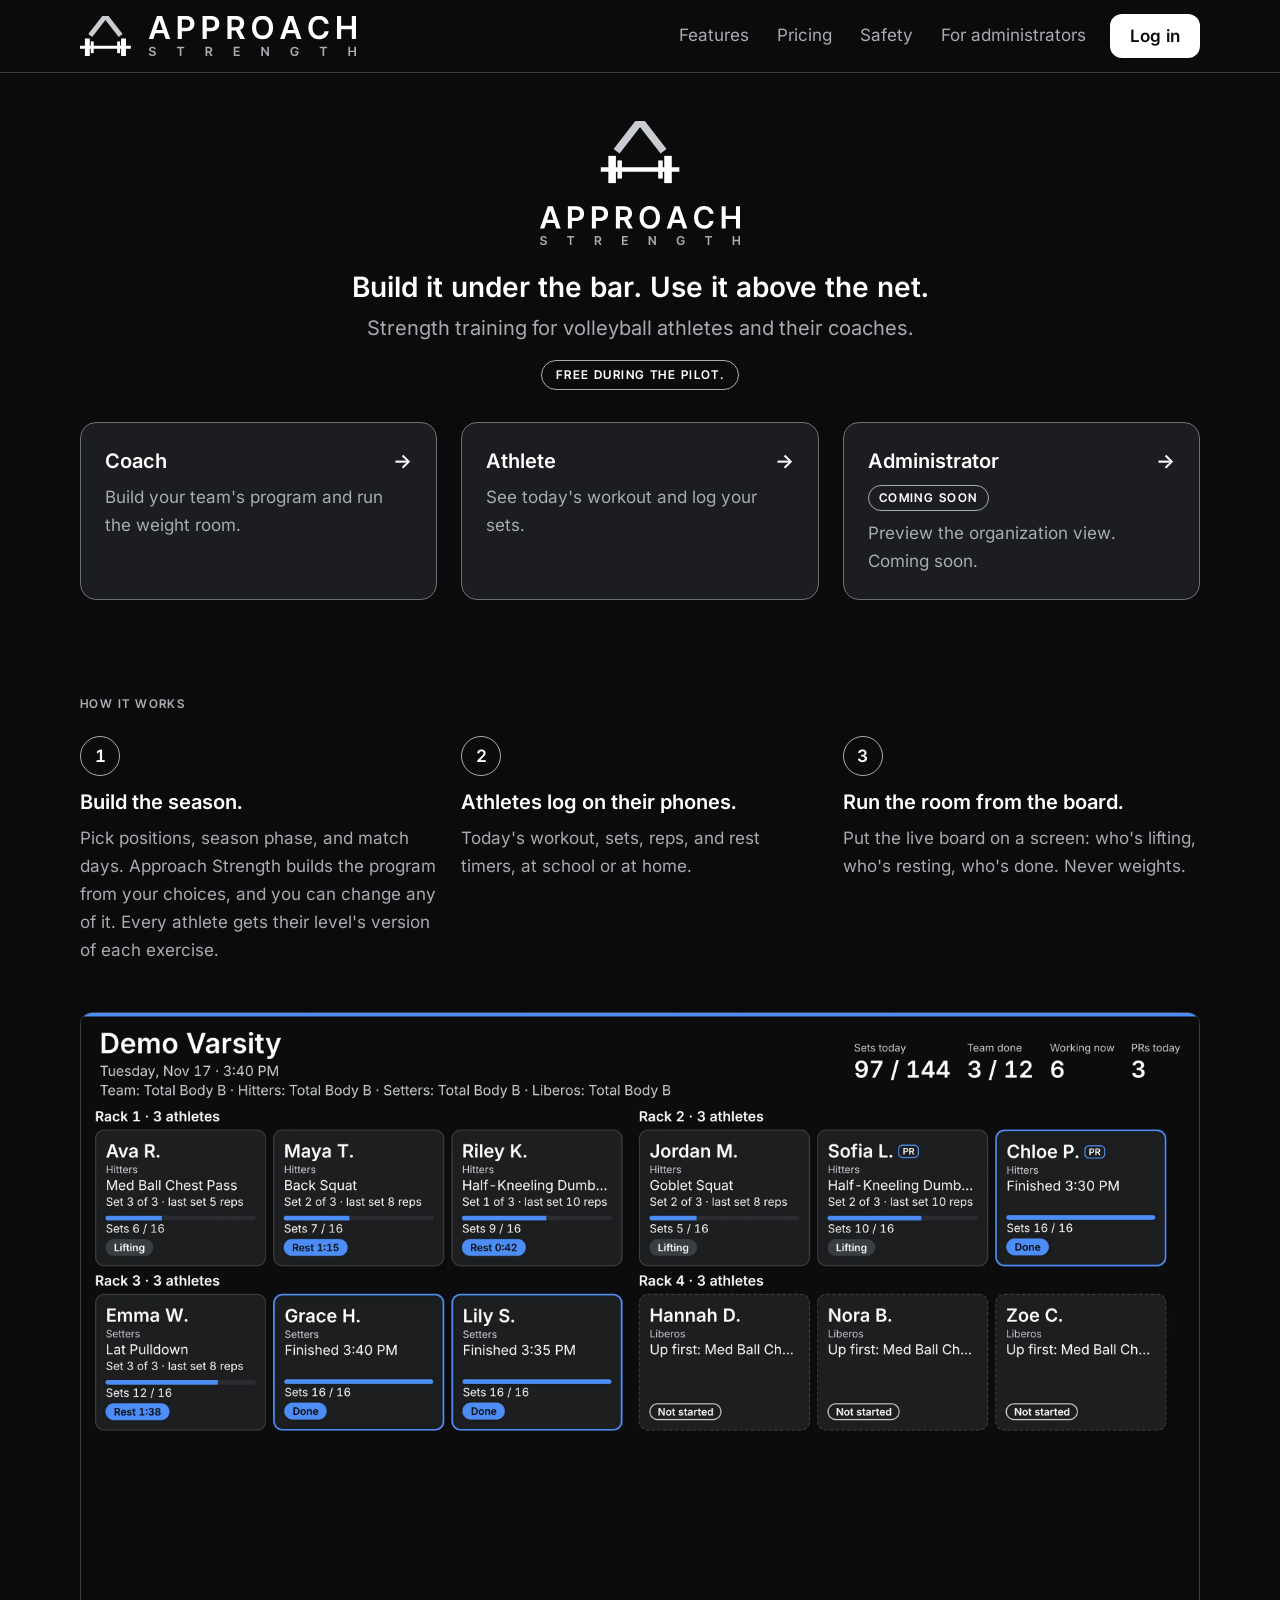
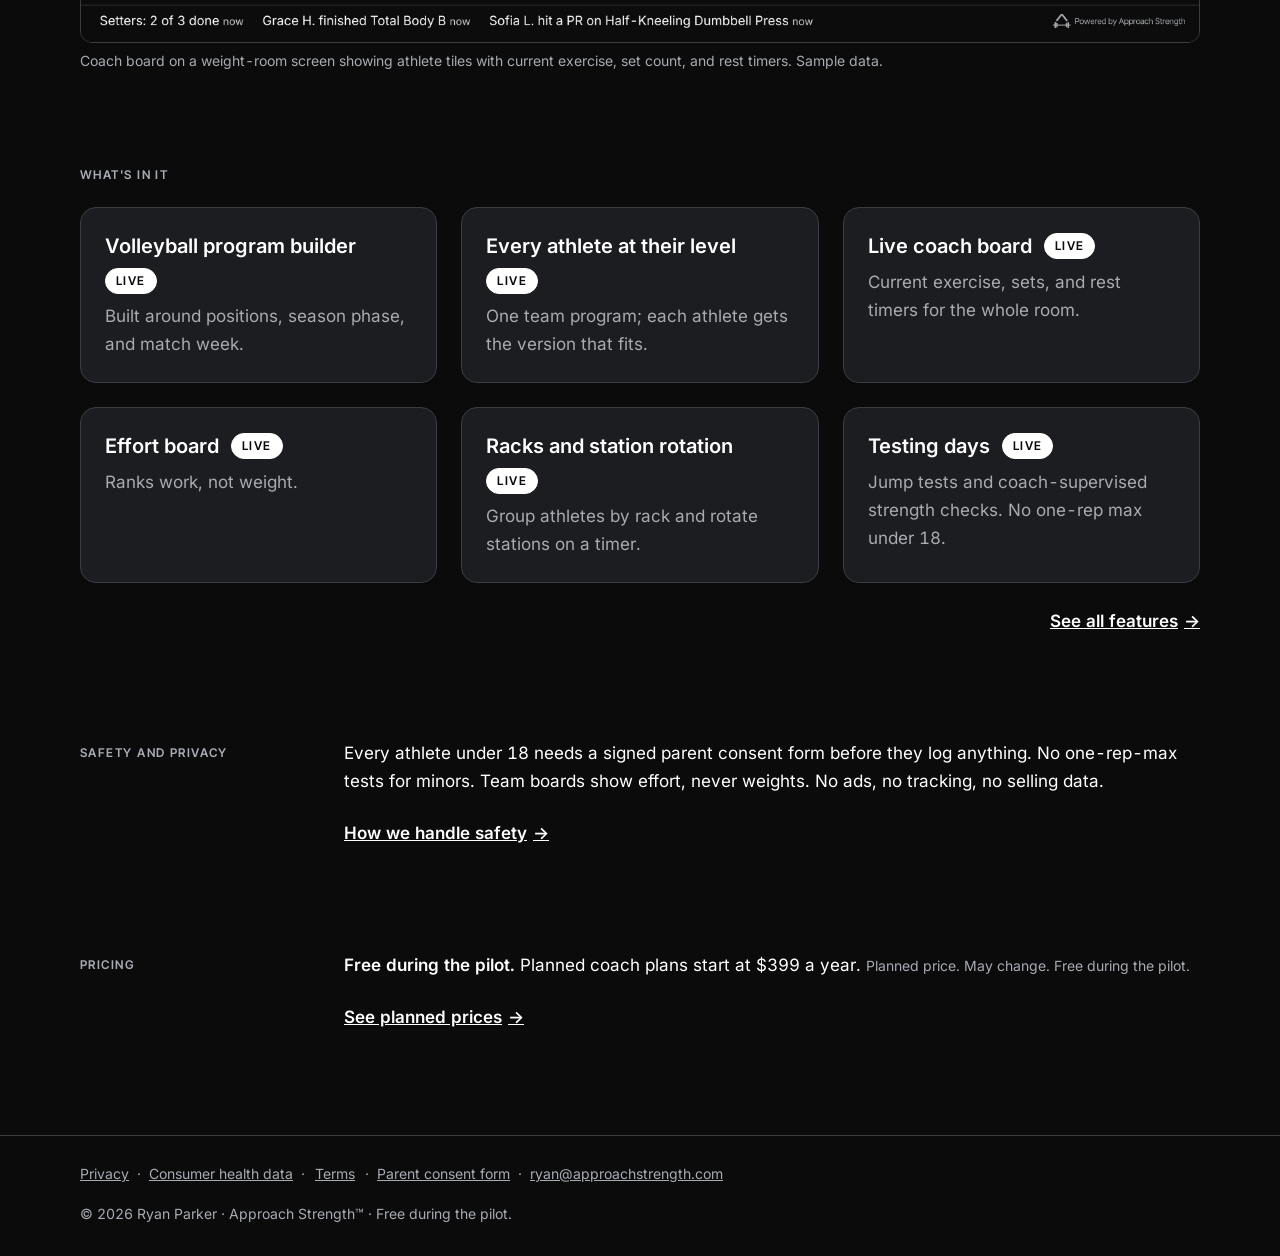
<file: index.html>
<!doctype html>
<html lang="en">
<head>
  <meta charset="utf-8" />
  <meta name="viewport" content="width=device-width, initial-scale=1" />
  <meta name="color-scheme" content="dark" />
  <title>Approach Strength · Strength training for volleyball</title>
  <meta name="description" content="Volleyball strength training for high school and club teams. Coaches build the program, athletes log on their phones, and the live board runs the weight room. Free during the pilot." />
  <link rel="icon" href="/assets/favicon.svg" type="image/svg+xml" />
  <link rel="stylesheet" href="/site.css" />
</head>
<body>
  <a class="skip" href="#main">Skip to content</a>
  <header class="site-header">
    <div class="wrap header-row">
      <a href="/" class="lockup"><img class="lockup-screen" src="/assets/lockup-plain-on-dark.svg" alt="Approach Strength" width="206" height="40" /><img class="lockup-print" src="/assets/lockup-plain-on-light.svg" alt="" width="206" height="40" /></a>
      <nav class="nav-desktop" aria-label="Main"><a href="/features">Features</a><a href="/pricing">Pricing</a><a href="/safety">Safety</a><a href="/admin-preview">For administrators</a><a class="button" href="https://app.approachstrength.com">Log in</a></nav>
      <details class="menu">
        <summary><span class="menu-icon" aria-hidden="true"></span>Menu</summary>
        <nav class="menu-panel" aria-label="Main"><a href="/features">Features</a><a href="/pricing">Pricing</a><a href="/safety">Safety</a><a href="/admin-preview">For administrators</a><a class="button" href="https://app.approachstrength.com">Log in</a></nav>
      </details>
    </div>
  </header>
  <main id="main" class="home">
    <div class="wrap">
      <section class="hero">
        <h1><img src="/assets/lockup-stacked-on-dark.svg" alt="Approach Strength" width="200" height="181" /></h1>
        <p class="tagline">Build it under the bar. Use it above the net.</p>
        <p class="lead">Strength training for volleyball athletes and their coaches.</p>
        <p><small class="pill">Free during the pilot.</small></p>
        <div class="entry-grid">
        <a class="entry-card" href="https://app.approachstrength.com/sign-in?role=coach">
          <span class="entry-title">Coach <span class="arrow" aria-hidden="true">→</span></span>
          <span class="entry-line">Build your team's program and run the weight room.</span>
        </a>
        <a class="entry-card" href="https://app.approachstrength.com/sign-in?role=athlete">
          <span class="entry-title">Athlete <span class="arrow" aria-hidden="true">→</span></span>
          <span class="entry-line">See today's workout and log your sets.</span>
        </a>
        <a class="entry-card" href="/admin-preview">
          <span class="entry-title">Administrator <span class="arrow" aria-hidden="true">→</span></span>
          <span class="entry-label"><span class="status status-soon">Coming soon</span></span><span class="entry-line">Preview the organization view. Coming soon.</span>
        </a>
        </div>
      </section>
      <section class="band" aria-labelledby="how">
        <h2 class="kicker" id="how">How it works</h2>
        <ol class="steps"><li class="step"><span class="step-num" aria-hidden="true">1</span><h3>Build the season.</h3><p>Pick positions, season phase, and match days. Approach Strength builds the program from your choices, and you can change any of it. Every athlete gets their level&#x27;s version of each exercise.</p></li><li class="step"><span class="step-num" aria-hidden="true">2</span><h3>Athletes log on their phones.</h3><p>Today&#x27;s workout, sets, reps, and rest timers, at school or at home.</p></li><li class="step"><span class="step-num" aria-hidden="true">3</span><h3>Run the room from the board.</h3><p>Put the live board on a screen: who&#x27;s lifting, who&#x27;s resting, who&#x27;s done. Never weights.</p></li></ol>
        <figure class="figure figure-wide">
        <picture>
          <source type="image/webp" srcset="/assets/screens/s1-coach-board.webp" />
          <img src="/assets/screens/s1-coach-board.png" width="1600" height="900" alt="Coach board on a weight-room screen showing athlete tiles with current exercise, set count, and rest timers. Sample data." loading="lazy" decoding="async" />
        </picture>
        <figcaption>Coach board on a weight-room screen showing athlete tiles with current exercise, set count, and rest timers. Sample data.</figcaption>
      </figure>
      </section>
      <section class="band" aria-labelledby="whats">
        <h2 class="kicker" id="whats">What's in it</h2>
        <div class="card-grid">
      <article class="feature-card">
        <h3 class="feature-title"><span>Volleyball program builder</span> <span class="status status-live">Live</span></h3>
        <p>Built around positions, season phase, and match week.</p>
      </article><article class="feature-card">
        <h3 class="feature-title"><span>Every athlete at their level</span> <span class="status status-live">Live</span></h3>
        <p>One team program; each athlete gets the version that fits.</p>
      </article><article class="feature-card">
        <h3 class="feature-title"><span>Live coach board</span> <span class="status status-live">Live</span></h3>
        <p>Current exercise, sets, and rest timers for the whole room.</p>
      </article><article class="feature-card">
        <h3 class="feature-title"><span>Effort board</span> <span class="status status-live">Live</span></h3>
        <p>Ranks work, not weight.</p>
      </article><article class="feature-card">
        <h3 class="feature-title"><span>Racks and station rotation</span> <span class="status status-live">Live</span></h3>
        <p>Group athletes by rack and rotate stations on a timer.</p>
      </article><article class="feature-card">
        <h3 class="feature-title"><span>Testing days</span> <span class="status status-live">Live</span></h3>
        <p>Jump tests and coach-supervised strength checks. No one-rep max under 18.</p>
      </article>
        </div>
        <p class="see"><a class="text-link" href="/features">See all features <span aria-hidden="true">→</span></a></p>
      </section>
      <section class="band band-split" aria-labelledby="safety">
        <h2 class="kicker" id="safety">Safety and privacy</h2>
        <div>
          <p>Every athlete under 18 needs a signed parent consent form before they log anything. No one-rep-max tests for minors. Team boards show effort, never weights. No ads, no tracking, no selling data.</p>
          <p class="see"><a class="text-link" href="/safety">How we handle safety <span aria-hidden="true">→</span></a></p>
        </div>
      </section>
      <section class="band band-split" aria-labelledby="pricing">
        <h2 class="kicker" id="pricing">Pricing</h2>
        <div>
          <p><strong>Free during the pilot.</strong> Planned coach plans start at $399 a year. <em class="price-label">Planned price. May change. Free during the pilot.</em></p>
          <p class="see"><a class="text-link" href="/pricing">See planned prices <span aria-hidden="true">→</span></a></p>
        </div>
      </section>
    </div>
  </main>
  <footer class="site-footer">
    <div class="wrap">
      <nav aria-label="Footer"><a href="/privacy">Privacy</a><span aria-hidden="true"> · </span><a href="/privacy#health-data">Consumer health data</a><span aria-hidden="true"> · </span><a href="/terms">Terms</a><span aria-hidden="true"> · </span><a href="/consent">Parent consent form</a><span aria-hidden="true"> · </span><a href="mailto:ryan@approachstrength.com">ryan@approachstrength.com</a></nav>
      <p class="owner">© 2026 Ryan Parker · Approach Strength™ · Free during the pilot.</p>
    </div>
  </footer>
</body>
</html>
</file>
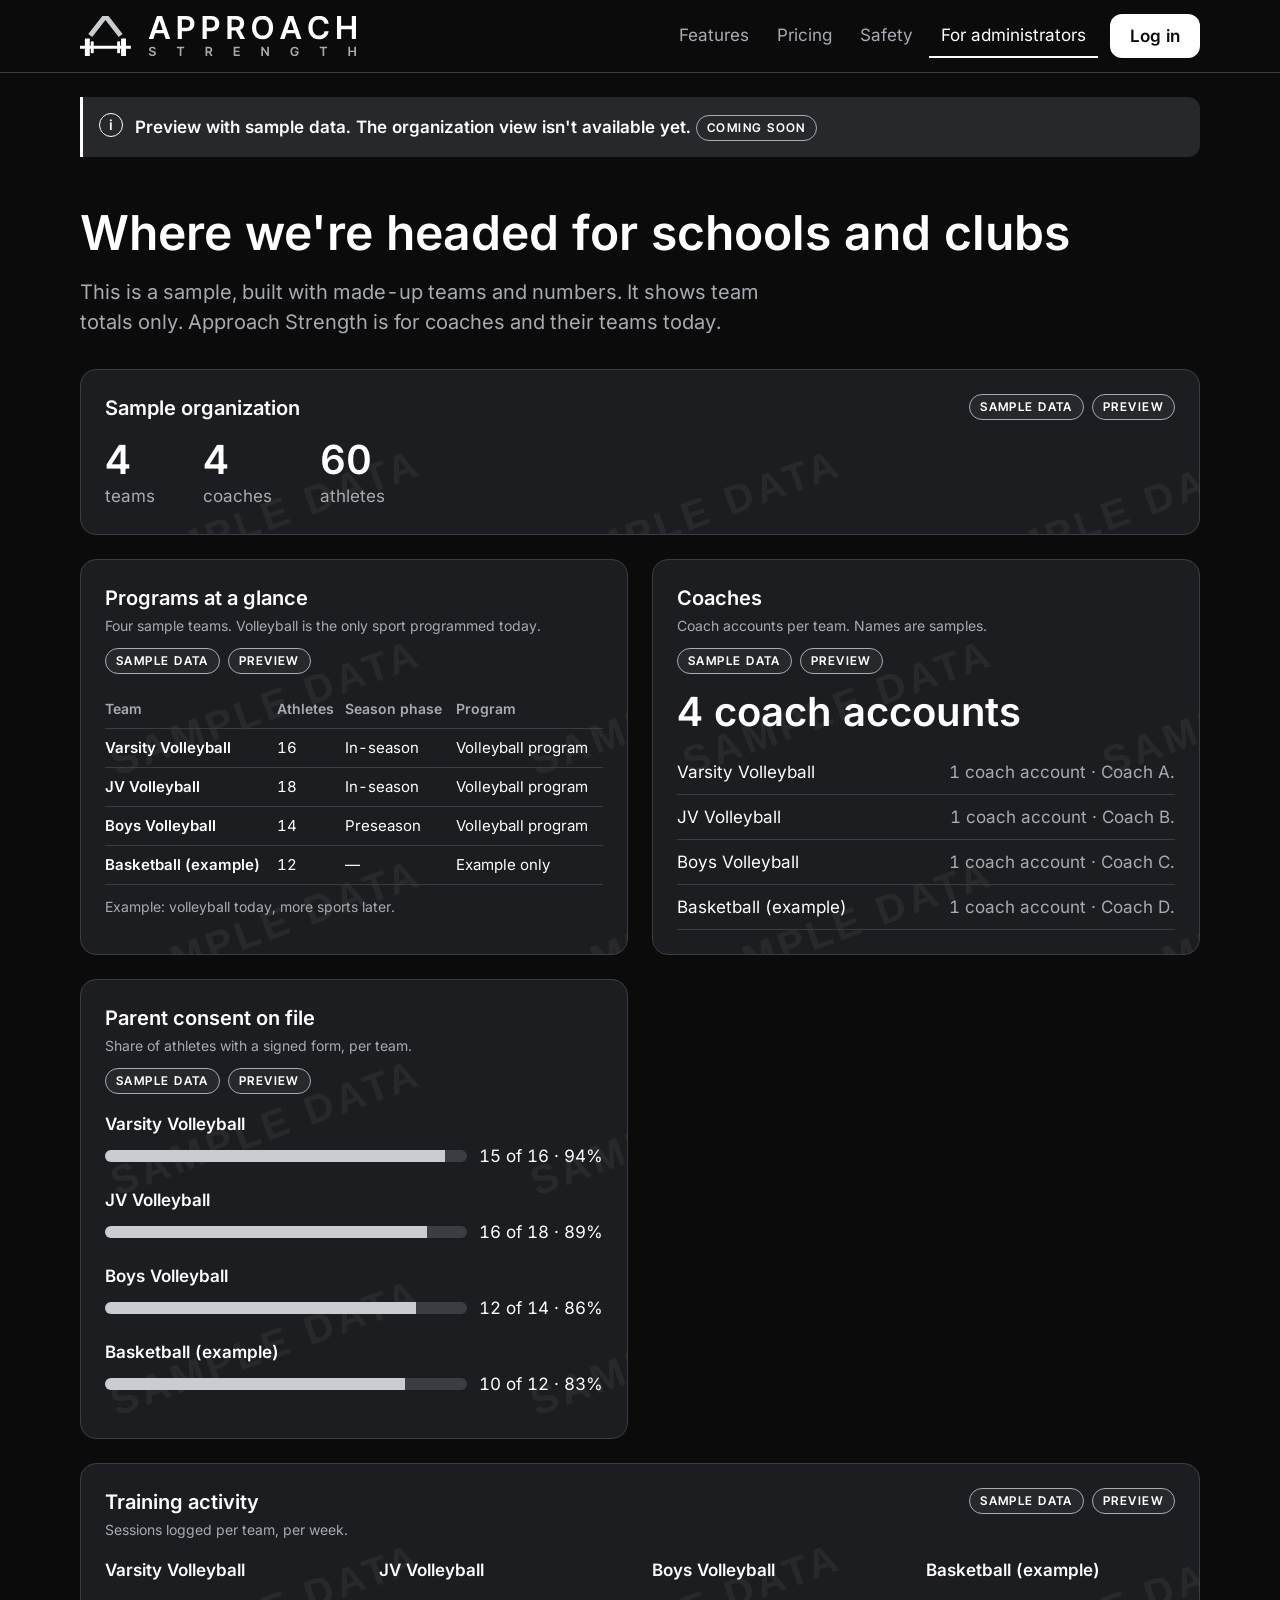
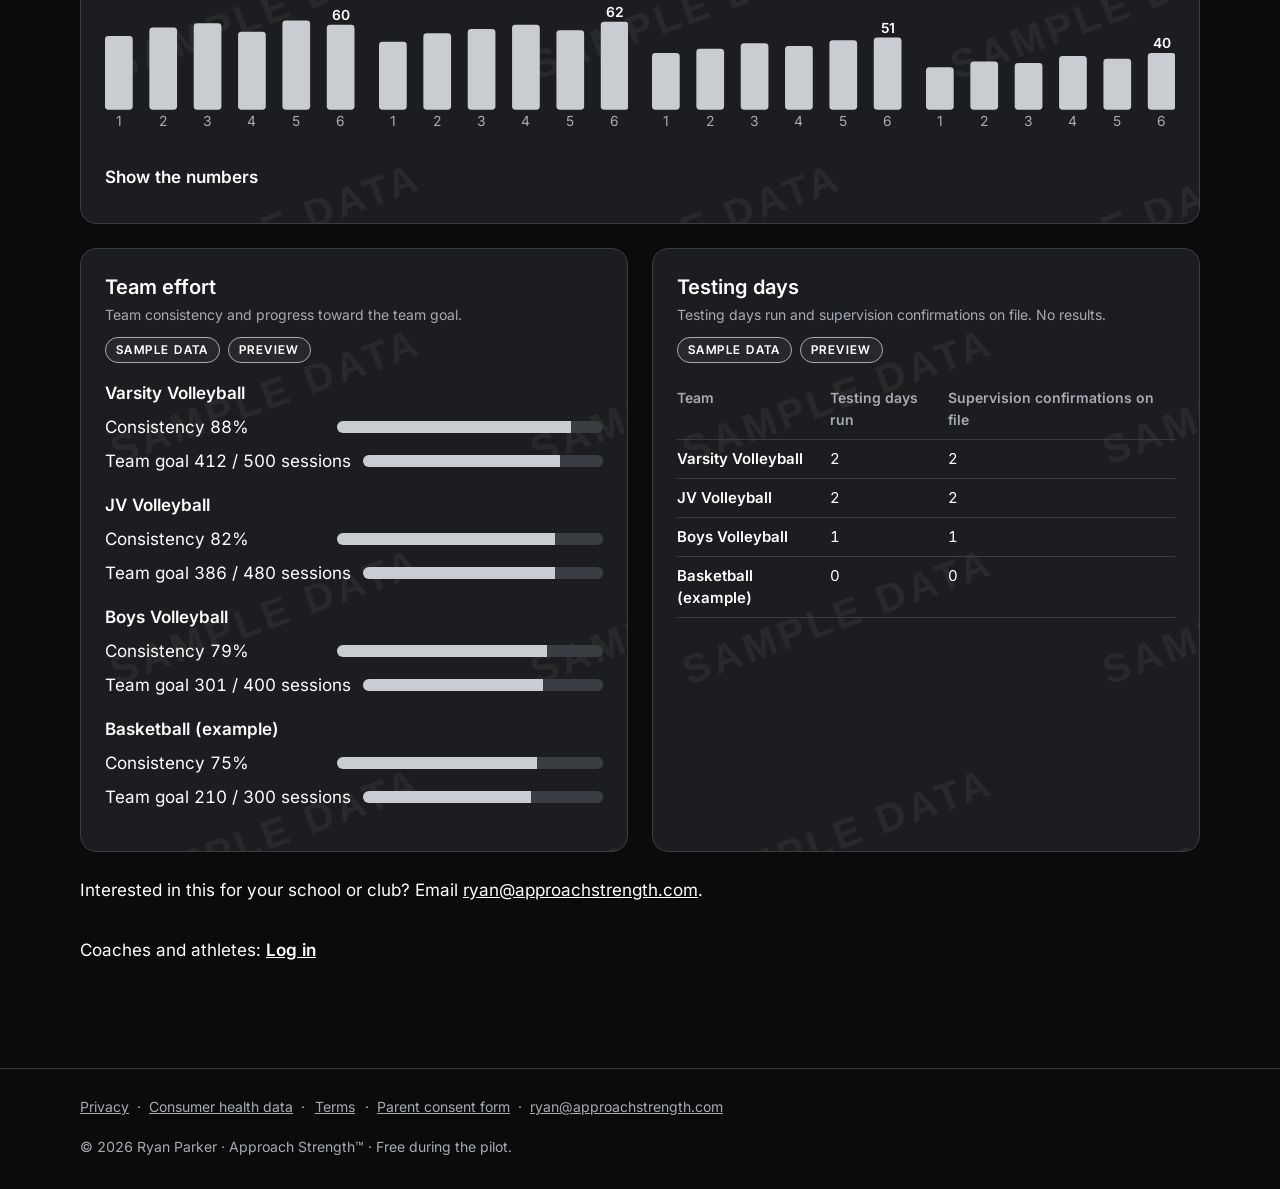
<file: admin-preview.html>
<!doctype html>
<html lang="en">
<head>
  <meta charset="utf-8" />
  <meta name="viewport" content="width=device-width, initial-scale=1" />
  <meta name="color-scheme" content="dark" />
  <title>Organization view preview · Approach Strength</title>
  <meta name="description" content="A preview of a future organization view for athletic directors, built with sample data. Not available yet." />
  <link rel="icon" href="/assets/favicon.svg" type="image/svg+xml" />
  <link rel="stylesheet" href="/site.css" />
</head>
<body>
  <a class="skip" href="#main">Skip to content</a>
  <header class="site-header">
    <div class="wrap header-row">
      <a href="/" class="lockup"><img class="lockup-screen" src="/assets/lockup-plain-on-dark.svg" alt="Approach Strength" width="206" height="40" /><img class="lockup-print" src="/assets/lockup-plain-on-light.svg" alt="" width="206" height="40" /></a>
      <nav class="nav-desktop" aria-label="Main"><a href="/features">Features</a><a href="/pricing">Pricing</a><a href="/safety">Safety</a><a href="/admin-preview" aria-current="page">For administrators</a><a class="button" href="https://app.approachstrength.com">Log in</a></nav>
      <details class="menu">
        <summary><span class="menu-icon" aria-hidden="true"></span>Menu</summary>
        <nav class="menu-panel" aria-label="Main"><a href="/features">Features</a><a href="/pricing">Pricing</a><a href="/safety">Safety</a><a href="/admin-preview" aria-current="page">For administrators</a><a class="button" href="https://app.approachstrength.com">Log in</a></nav>
      </details>
    </div>
  </header>
  <main id="main" class="admin">
    <div class="wrap">
      <div class="preview-banner"><span class="info" aria-hidden="true">i</span><p><strong>Preview with sample data. The organization view isn't available yet.</strong> <span class="status status-soon">Coming soon</span></p></div>
      <section class="page-head">
        <h1>Where we're headed for schools and clubs</h1>
        <p class="lead">This is a sample, built with made-up teams and numbers. It shows team totals only. Approach Strength is for coaches and their teams today.</p>
      </section>
      <section class="summary-strip sample-panel" aria-label="Sample organization">
        <div class="panel-head"><h2 class="panel-title">Sample organization</h2><span class="tags"><span class="tag">Sample data</span><span class="tag">Preview</span></span></div>
        <div class="panel-body stats"><p><span class="stat">4</span> teams</p><p><span class="stat">4</span> coaches</p><p><span class="stat">60</span> athletes</p></div>
      </section>
      <div class="panel-grid">
        <section class="sample-panel" aria-label="Programs at a glance">
          <div class="panel-head"><div><h2 class="panel-title">Programs at a glance</h2><p class="panel-caption">Four sample teams. Volleyball is the only sport programmed today.</p></div><span class="tags"><span class="tag">Sample data</span><span class="tag">Preview</span></span></div>
          <div class="panel-body"><table class="data"><thead><tr><th scope="col">Team</th><th scope="col">Athletes</th><th scope="col" class="col-phase">Season phase</th><th scope="col">Program</th></tr></thead><tbody><tr><th scope="row">Varsity Volleyball<span class="cell-sub">In-season</span></th><td class="num">16</td><td class="col-phase">In-season</td><td>Volleyball program</td></tr><tr><th scope="row">JV Volleyball<span class="cell-sub">In-season</span></th><td class="num">18</td><td class="col-phase">In-season</td><td>Volleyball program</td></tr><tr><th scope="row">Boys Volleyball<span class="cell-sub">Preseason</span></th><td class="num">14</td><td class="col-phase">Preseason</td><td>Volleyball program</td></tr><tr><th scope="row">Basketball (example)<span class="cell-sub">—</span></th><td class="num">12</td><td class="col-phase">—</td><td>Example only</td></tr></tbody></table>
            <p class="note">Example: volleyball today, more sports later.</p></div>
        </section>
        <section class="sample-panel" aria-label="Coaches">
          <div class="panel-head"><div><h2 class="panel-title">Coaches</h2><p class="panel-caption">Coach accounts per team. Names are samples.</p></div><span class="tags"><span class="tag">Sample data</span><span class="tag">Preview</span></span></div>
          <div class="panel-body"><p class="stat">4 coach accounts</p><ul class="rows"><li><span>Varsity Volleyball</span><span class="muted">1 coach account · Coach A.</span></li><li><span>JV Volleyball</span><span class="muted">1 coach account · Coach B.</span></li><li><span>Boys Volleyball</span><span class="muted">1 coach account · Coach C.</span></li><li><span>Basketball (example)</span><span class="muted">1 coach account · Coach D.</span></li></ul></div>
        </section>
        <section class="sample-panel" aria-label="Parent consent on file">
          <div class="panel-head"><div><h2 class="panel-title">Parent consent on file</h2><p class="panel-caption">Share of athletes with a signed form, per team.</p></div><span class="tags"><span class="tag">Sample data</span><span class="tag">Preview</span></span></div>
          <div class="panel-body"><ul class="bars"><li><span class="bar-label">Varsity Volleyball</span><span class="bar-row"><span class="bar" aria-hidden="true"><span style="width:94%"></span></span><span class="num">15 of 16 · 94%</span></span></li><li><span class="bar-label">JV Volleyball</span><span class="bar-row"><span class="bar" aria-hidden="true"><span style="width:89%"></span></span><span class="num">16 of 18 · 89%</span></span></li><li><span class="bar-label">Boys Volleyball</span><span class="bar-row"><span class="bar" aria-hidden="true"><span style="width:86%"></span></span><span class="num">12 of 14 · 86%</span></span></li><li><span class="bar-label">Basketball (example)</span><span class="bar-row"><span class="bar" aria-hidden="true"><span style="width:83%"></span></span><span class="num">10 of 12 · 83%</span></span></li></ul></div>
        </section>
        <section class="sample-panel sample-panel-wide" aria-label="Training activity">
          <div class="panel-head"><div><h2 class="panel-title">Training activity</h2><p class="panel-caption">Sessions logged per team, per week.</p></div><span class="tags"><span class="tag">Sample data</span><span class="tag">Preview</span></span></div>
          <div class="panel-body"><div class="minis"><figure class="mini">
              <figcaption>Varsity Volleyball</figcaption>
              <svg viewBox="0 0 216 120" role="img" width="216" height="120"><title>Varsity Volleyball sessions logged per week, weeks 1 to 6: 52, 58, 61, 55, 63, 60</title><rect x="0.0" y="38.1" width="24" height="63.9" rx="3" /><text x="12.0" y="116" class="axis">1</text><rect x="38.4" y="30.7" width="24" height="71.3" rx="3" /><text x="50.4" y="116" class="axis">2</text><rect x="76.8" y="27.1" width="24" height="74.9" rx="3" /><text x="88.8" y="116" class="axis">3</text><rect x="115.2" y="34.4" width="24" height="67.6" rx="3" /><text x="127.2" y="116" class="axis">4</text><rect x="153.6" y="24.6" width="24" height="77.4" rx="3" /><text x="165.6" y="116" class="axis">5</text><rect x="192.0" y="28.3" width="24" height="73.7" rx="3" /><text x="204.0" y="116" class="axis">6</text><text x="204.0" y="24.3" class="val">60</text></svg>
            </figure><figure class="mini">
              <figcaption>JV Volleyball</figcaption>
              <svg viewBox="0 0 216 120" role="img" width="216" height="120"><title>JV Volleyball sessions logged per week, weeks 1 to 6: 48, 54, 57, 60, 56, 62</title><rect x="0.0" y="43.0" width="24" height="59.0" rx="3" /><text x="12.0" y="116" class="axis">1</text><rect x="38.4" y="35.7" width="24" height="66.3" rx="3" /><text x="50.4" y="116" class="axis">2</text><rect x="76.8" y="32.0" width="24" height="70.0" rx="3" /><text x="88.8" y="116" class="axis">3</text><rect x="115.2" y="28.3" width="24" height="73.7" rx="3" /><text x="127.2" y="116" class="axis">4</text><rect x="153.6" y="33.2" width="24" height="68.8" rx="3" /><text x="165.6" y="116" class="axis">5</text><rect x="192.0" y="25.8" width="24" height="76.2" rx="3" /><text x="204.0" y="116" class="axis">6</text><text x="204.0" y="21.8" class="val">62</text></svg>
            </figure><figure class="mini">
              <figcaption>Boys Volleyball</figcaption>
              <svg viewBox="0 0 216 120" role="img" width="216" height="120"><title>Boys Volleyball sessions logged per week, weeks 1 to 6: 40, 43, 47, 45, 49, 51</title><rect x="0.0" y="52.9" width="24" height="49.1" rx="3" /><text x="12.0" y="116" class="axis">1</text><rect x="38.4" y="49.2" width="24" height="52.8" rx="3" /><text x="50.4" y="116" class="axis">2</text><rect x="76.8" y="44.3" width="24" height="57.7" rx="3" /><text x="88.8" y="116" class="axis">3</text><rect x="115.2" y="46.7" width="24" height="55.3" rx="3" /><text x="127.2" y="116" class="axis">4</text><rect x="153.6" y="41.8" width="24" height="60.2" rx="3" /><text x="165.6" y="116" class="axis">5</text><rect x="192.0" y="39.3" width="24" height="62.7" rx="3" /><text x="204.0" y="116" class="axis">6</text><text x="204.0" y="35.3" class="val">51</text></svg>
            </figure><figure class="mini">
              <figcaption>Basketball (example)</figcaption>
              <svg viewBox="0 0 216 120" role="img" width="216" height="120"><title>Basketball (example) sessions logged per week, weeks 1 to 6: 30, 34, 33, 38, 36, 40</title><rect x="0.0" y="65.1" width="24" height="36.9" rx="3" /><text x="12.0" y="116" class="axis">1</text><rect x="38.4" y="60.2" width="24" height="41.8" rx="3" /><text x="50.4" y="116" class="axis">2</text><rect x="76.8" y="61.5" width="24" height="40.5" rx="3" /><text x="88.8" y="116" class="axis">3</text><rect x="115.2" y="55.3" width="24" height="46.7" rx="3" /><text x="127.2" y="116" class="axis">4</text><rect x="153.6" y="57.8" width="24" height="44.2" rx="3" /><text x="165.6" y="116" class="axis">5</text><rect x="192.0" y="52.9" width="24" height="49.1" rx="3" /><text x="204.0" y="116" class="axis">6</text><text x="204.0" y="48.9" class="val">40</text></svg>
            </figure></div>
            <details class="numbers"><summary>Show the numbers</summary><div class="table-wrap"><table class="data"><thead><tr><th scope="col">Team</th><th scope="col">Week 1</th><th scope="col">Week 2</th><th scope="col">Week 3</th><th scope="col">Week 4</th><th scope="col">Week 5</th><th scope="col">Week 6</th></tr></thead><tbody><tr><th scope="row">Varsity Volleyball</th><td class="num">52</td><td class="num">58</td><td class="num">61</td><td class="num">55</td><td class="num">63</td><td class="num">60</td></tr><tr><th scope="row">JV Volleyball</th><td class="num">48</td><td class="num">54</td><td class="num">57</td><td class="num">60</td><td class="num">56</td><td class="num">62</td></tr><tr><th scope="row">Boys Volleyball</th><td class="num">40</td><td class="num">43</td><td class="num">47</td><td class="num">45</td><td class="num">49</td><td class="num">51</td></tr><tr><th scope="row">Basketball (example)</th><td class="num">30</td><td class="num">34</td><td class="num">33</td><td class="num">38</td><td class="num">36</td><td class="num">40</td></tr></tbody></table></div></details></div>
        </section>
        <section class="sample-panel" aria-label="Team effort">
          <div class="panel-head"><div><h2 class="panel-title">Team effort</h2><p class="panel-caption">Team consistency and progress toward the team goal.</p></div><span class="tags"><span class="tag">Sample data</span><span class="tag">Preview</span></span></div>
          <div class="panel-body"><ul class="effort"><li><span class="bar-label">Varsity Volleyball</span><span class="bar-row"><span class="num">Consistency 88%</span><span class="bar" aria-hidden="true"><span style="width:88%"></span></span></span><span class="bar-row"><span class="num">Team goal 412 / 500 sessions</span><span class="bar" aria-hidden="true"><span style="width:82%"></span></span></span></li><li><span class="bar-label">JV Volleyball</span><span class="bar-row"><span class="num">Consistency 82%</span><span class="bar" aria-hidden="true"><span style="width:82%"></span></span></span><span class="bar-row"><span class="num">Team goal 386 / 480 sessions</span><span class="bar" aria-hidden="true"><span style="width:80%"></span></span></span></li><li><span class="bar-label">Boys Volleyball</span><span class="bar-row"><span class="num">Consistency 79%</span><span class="bar" aria-hidden="true"><span style="width:79%"></span></span></span><span class="bar-row"><span class="num">Team goal 301 / 400 sessions</span><span class="bar" aria-hidden="true"><span style="width:75%"></span></span></span></li><li><span class="bar-label">Basketball (example)</span><span class="bar-row"><span class="num">Consistency 75%</span><span class="bar" aria-hidden="true"><span style="width:75%"></span></span></span><span class="bar-row"><span class="num">Team goal 210 / 300 sessions</span><span class="bar" aria-hidden="true"><span style="width:70%"></span></span></span></li></ul></div>
        </section>
        <section class="sample-panel" aria-label="Testing days">
          <div class="panel-head"><div><h2 class="panel-title">Testing days</h2><p class="panel-caption">Testing days run and supervision confirmations on file. No results.</p></div><span class="tags"><span class="tag">Sample data</span><span class="tag">Preview</span></span></div>
          <div class="panel-body"><table class="data"><thead><tr><th scope="col">Team</th><th scope="col">Testing days run</th><th scope="col">Supervision confirmations on file</th></tr></thead><tbody><tr><th scope="row">Varsity Volleyball</th><td class="num">2</td><td class="num">2</td></tr><tr><th scope="row">JV Volleyball</th><td class="num">2</td><td class="num">2</td></tr><tr><th scope="row">Boys Volleyball</th><td class="num">1</td><td class="num">1</td></tr><tr><th scope="row">Basketball (example)</th><td class="num">0</td><td class="num">0</td></tr></tbody></table></div>
        </section>
      </div>
      <p class="closing">Interested in this for your school or club? Email <a href="mailto:ryan@approachstrength.com">ryan@approachstrength.com</a>.</p>
      <p class="closing">Coaches and athletes: <a class="text-link" href="https://app.approachstrength.com">Log in</a></p>
    </div>
  </main>
  <footer class="site-footer">
    <div class="wrap">
      <nav aria-label="Footer"><a href="/privacy">Privacy</a><span aria-hidden="true"> · </span><a href="/privacy#health-data">Consumer health data</a><span aria-hidden="true"> · </span><a href="/terms">Terms</a><span aria-hidden="true"> · </span><a href="/consent">Parent consent form</a><span aria-hidden="true"> · </span><a href="mailto:ryan@approachstrength.com">ryan@approachstrength.com</a></nav>
      <p class="owner">© 2026 Ryan Parker · Approach Strength™ · Free during the pilot.</p>
    </div>
  </footer>
</body>
</html>
</file>
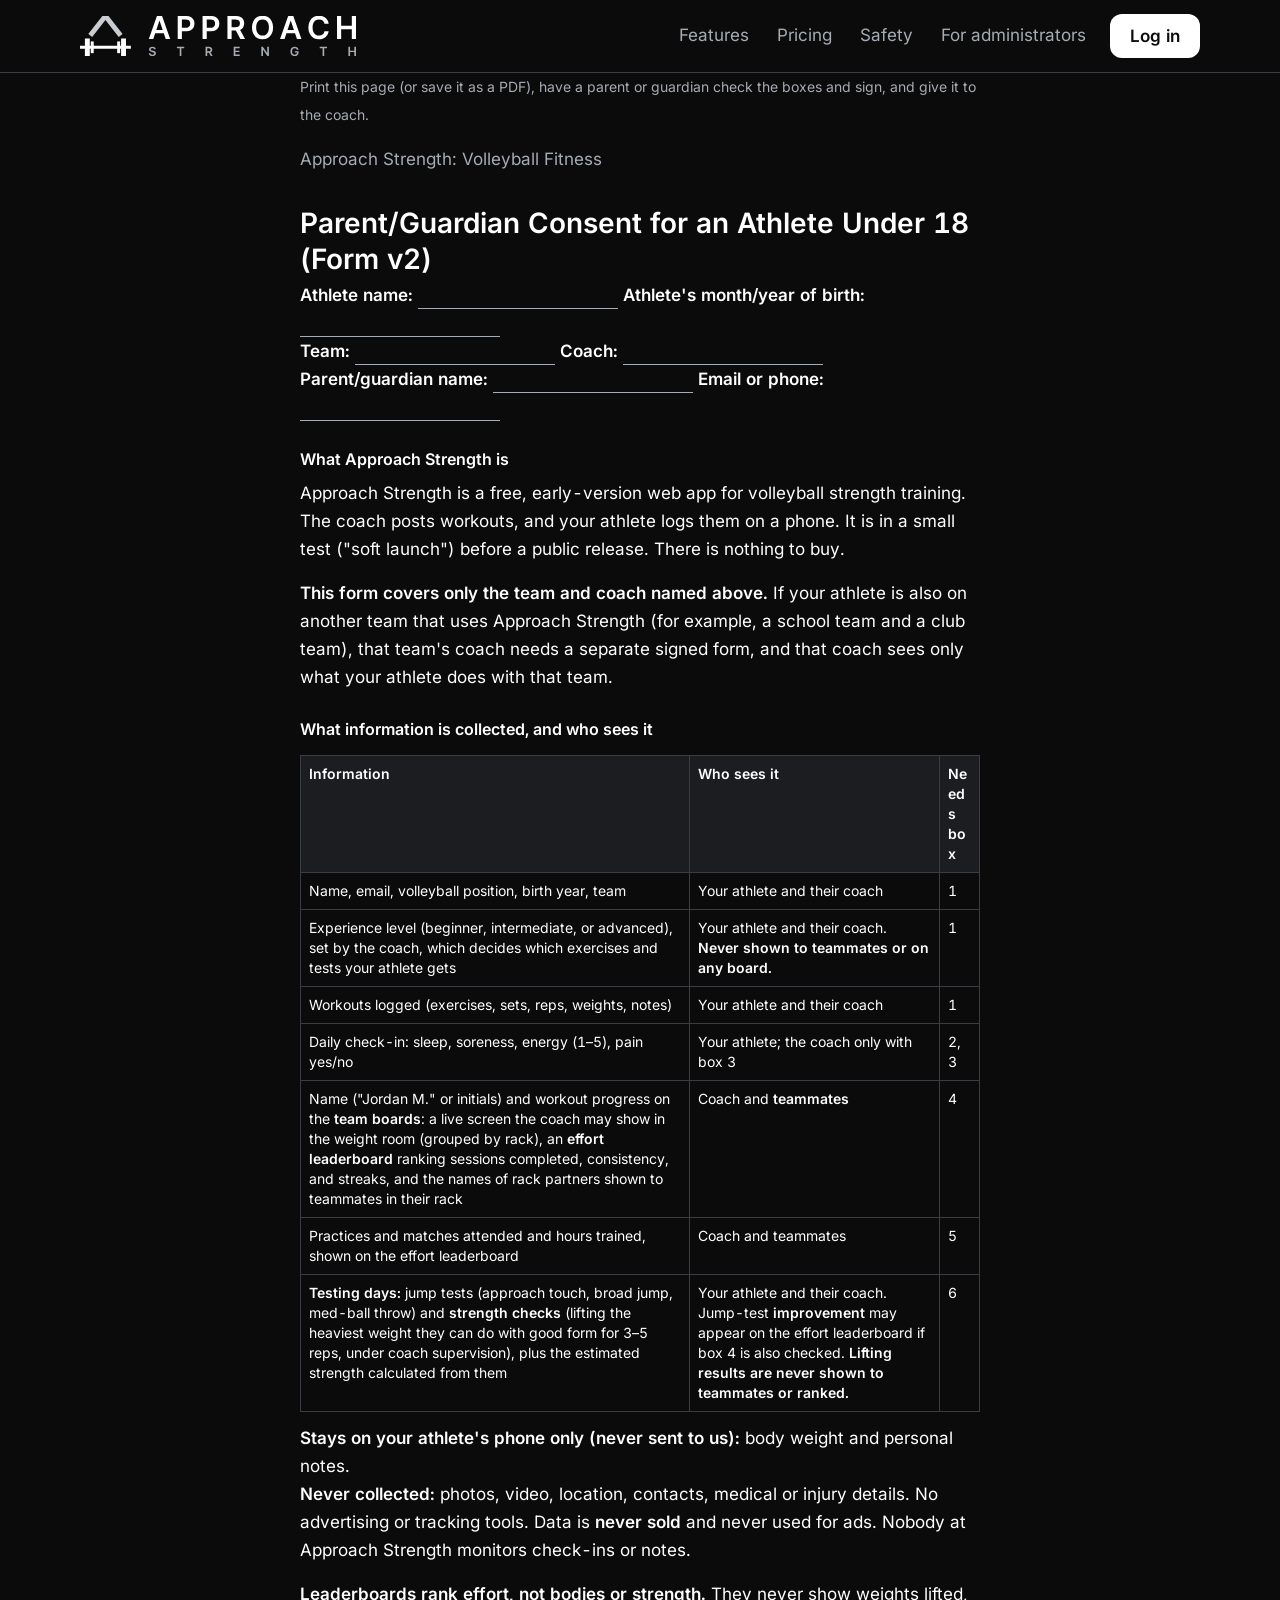
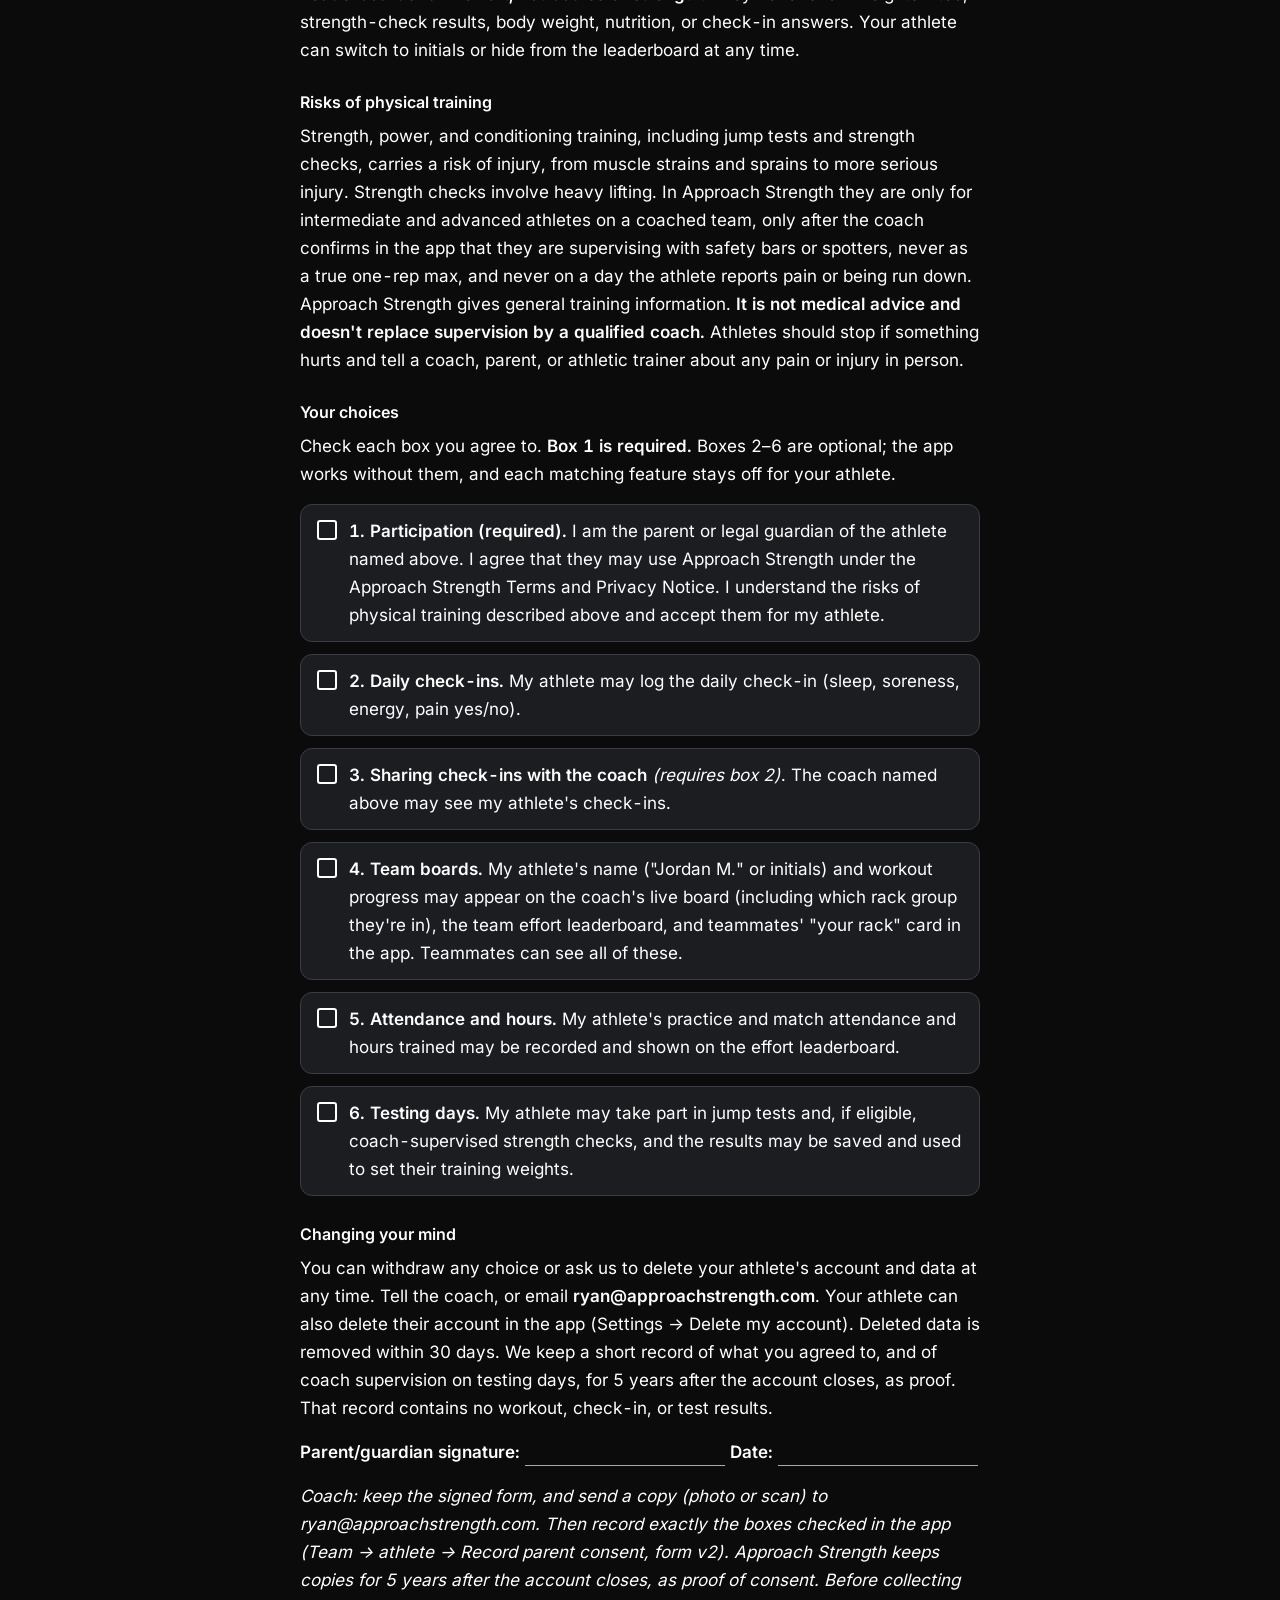
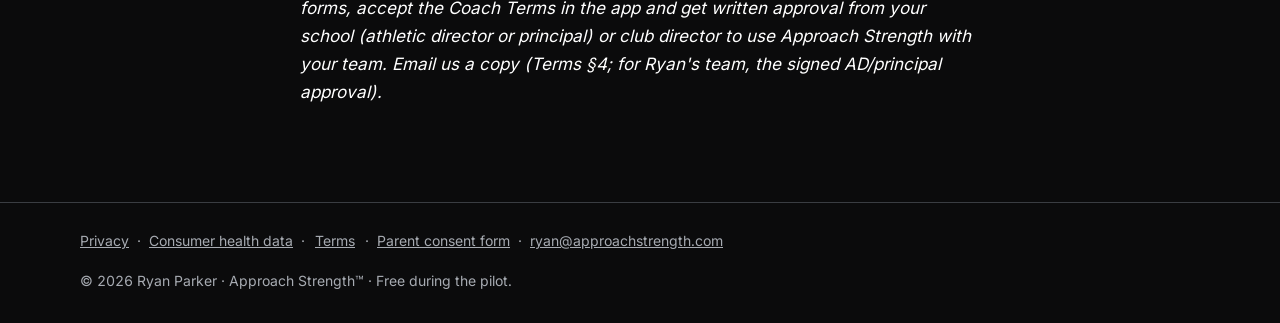
<file: consent.html>
<!doctype html>
<html lang="en">
<head>
  <meta charset="utf-8" />
  <meta name="viewport" content="width=device-width, initial-scale=1" />
  <meta name="color-scheme" content="dark" />
  <title>Parent consent form · Approach Strength</title>
  <link rel="icon" href="/assets/favicon.svg" type="image/svg+xml" />
  <link rel="stylesheet" href="/site.css" />
</head>
<body>
  <a class="skip" href="#main">Skip to content</a>
  <header class="site-header">
    <div class="wrap header-row">
      <a href="/" class="lockup"><img class="lockup-screen" src="/assets/lockup-plain-on-dark.svg" alt="Approach Strength" width="206" height="40" /><img class="lockup-print" src="/assets/lockup-plain-on-light.svg" alt="" width="206" height="40" /></a>
      <nav class="nav-desktop" aria-label="Main"><a href="/features">Features</a><a href="/pricing">Pricing</a><a href="/safety">Safety</a><a href="/admin-preview">For administrators</a><a class="button" href="https://app.approachstrength.com">Log in</a></nav>
      <details class="menu">
        <summary><span class="menu-icon" aria-hidden="true"></span>Menu</summary>
        <nav class="menu-panel" aria-label="Main"><a href="/features">Features</a><a href="/pricing">Pricing</a><a href="/safety">Safety</a><a href="/admin-preview">For administrators</a><a class="button" href="https://app.approachstrength.com">Log in</a></nav>
      </details>
    </div>
  </header>
  <main id="main" class="legal">
    <div class="wrap wrap-read">
    <p class="print">Print this page (or save it as a PDF), have a parent or guardian check the boxes and sign, and give it to the coach.</p>
    <p class="muted">Approach Strength: Volleyball Fitness</p>
    <h1>Parent/Guardian Consent for an Athlete Under 18 (Form v2)</h1>
    <p><strong>Athlete name:</strong> <span class="line"></span> <strong>Athlete's month/year of birth:</strong> <span class="line"></span><br /><strong>Team:</strong> <span class="line"></span> <strong>Coach:</strong> <span class="line"></span><br /><strong>Parent/guardian name:</strong> <span class="line"></span> <strong>Email or phone:</strong> <span class="line"></span></p>
    <h3>What Approach Strength is</h3>
    <p>Approach Strength is a free, early-version web app for volleyball strength training. The coach posts workouts, and your athlete logs them on a phone. It is in a small test ("soft launch") before a public release. There is nothing to buy.</p>
    <p><strong>This form covers only the team and coach named above.</strong> If your athlete is also on another team that uses Approach Strength (for example, a school team and a club team), that team's coach needs a separate signed form, and that coach sees only what your athlete does with that team.</p>
    <h3>What information is collected, and who sees it</h3>
    <div class="table-wrap"><table>
      <tr><th>Information</th><th>Who sees it</th><th>Needs box</th></tr>
      <tr><td>Name, email, volleyball position, birth year, team</td><td>Your athlete and their coach</td><td>1</td></tr>
      <tr><td>Experience level (beginner, intermediate, or advanced), set by the coach, which decides which exercises and tests your athlete gets</td><td>Your athlete and their coach. <strong>Never shown to teammates or on any board.</strong></td><td>1</td></tr>
      <tr><td>Workouts logged (exercises, sets, reps, weights, notes)</td><td>Your athlete and their coach</td><td>1</td></tr>
      <tr><td>Daily check-in: sleep, soreness, energy (1–5), pain yes/no</td><td>Your athlete; the coach only with box 3</td><td>2, 3</td></tr>
      <tr><td>Name ("Jordan M." or initials) and workout progress on the <strong>team boards</strong>: a live screen the coach may show in the weight room (grouped by rack), an <strong>effort leaderboard</strong> ranking sessions completed, consistency, and streaks, and the names of rack partners shown to teammates in their rack</td><td>Coach and <strong>teammates</strong></td><td>4</td></tr>
      <tr><td>Practices and matches attended and hours trained, shown on the effort leaderboard</td><td>Coach and teammates</td><td>5</td></tr>
      <tr><td><strong>Testing days:</strong> jump tests (approach touch, broad jump, med-ball throw) and <strong>strength checks</strong> (lifting the heaviest weight they can do with good form for 3–5 reps, under coach supervision), plus the estimated strength calculated from them</td><td>Your athlete and their coach. Jump-test <strong>improvement</strong> may appear on the effort leaderboard if box 4 is also checked. <strong>Lifting results are never shown to teammates or ranked.</strong></td><td>6</td></tr>
    </table></div>
    <p><strong>Stays on your athlete's phone only (never sent to us):</strong> body weight and personal notes.<br /><strong>Never collected:</strong> photos, video, location, contacts, medical or injury details. No advertising or tracking tools. Data is <strong>never sold</strong> and never used for ads. Nobody at Approach Strength monitors check-ins or notes.</p>
    <p><strong>Leaderboards rank effort, not bodies or strength.</strong> They never show weights lifted, strength-check results, body weight, nutrition, or check-in answers. Your athlete can switch to initials or hide from the leaderboard at any time.</p>
    <h3>Risks of physical training</h3>
    <p>Strength, power, and conditioning training, including jump tests and strength checks, carries a risk of injury, from muscle strains and sprains to more serious injury. Strength checks involve heavy lifting. In Approach Strength they are only for intermediate and advanced athletes on a coached team, only after the coach confirms in the app that they are supervising with safety bars or spotters, never as a true one-rep max, and never on a day the athlete reports pain or being run down. Approach Strength gives general training information. <strong>It is not medical advice and doesn't replace supervision by a qualified coach.</strong> Athletes should stop if something hurts and tell a coach, parent, or athletic trainer about any pain or injury in person.</p>
    <h3>Your choices</h3>
    <p>Check each box you agree to. <strong>Box 1 is required.</strong> Boxes 2–6 are optional; the app works without them, and each matching feature stays off for your athlete.</p>
    <div class="box"><span class="sq"></span><p><strong>1. Participation (required).</strong> I am the parent or legal guardian of the athlete named above. I agree that they may use Approach Strength under the Approach Strength Terms and Privacy Notice. I understand the risks of physical training described above and accept them for my athlete.</p></div>
    <div class="box"><span class="sq"></span><p><strong>2. Daily check-ins.</strong> My athlete may log the daily check-in (sleep, soreness, energy, pain yes/no).</p></div>
    <div class="box"><span class="sq"></span><p><strong>3. Sharing check-ins with the coach</strong> <em>(requires box 2)</em>. The coach named above may see my athlete's check-ins.</p></div>
    <div class="box"><span class="sq"></span><p><strong>4. Team boards.</strong> My athlete's name ("Jordan M." or initials) and workout progress may appear on the coach's live board (including which rack group they're in), the team effort leaderboard, and teammates' "your rack" card in the app. Teammates can see all of these.</p></div>
    <div class="box"><span class="sq"></span><p><strong>5. Attendance and hours.</strong> My athlete's practice and match attendance and hours trained may be recorded and shown on the effort leaderboard.</p></div>
    <div class="box"><span class="sq"></span><p><strong>6. Testing days.</strong> My athlete may take part in jump tests and, if eligible, coach-supervised strength checks, and the results may be saved and used to set their training weights.</p></div>
    <h3>Changing your mind</h3>
    <p>You can withdraw any choice or ask us to delete your athlete's account and data at any time. Tell the coach, or email <strong>ryan@approachstrength.com</strong>. Your athlete can also delete their account in the app (Settings → Delete my account). Deleted data is removed within 30 days. We keep a short record of what you agreed to, and of coach supervision on testing days, for 5 years after the account closes, as proof. That record contains no workout, check-in, or test results.</p>
    <p><strong>Parent/guardian signature:</strong> <span class="line"></span> <strong>Date:</strong> <span class="line"></span></p>
    <p><em>Coach: keep the signed form, and send a copy (photo or scan) to ryan@approachstrength.com. Then record exactly the boxes checked in the app (Team → athlete → Record parent consent, form v2). Approach Strength keeps copies for 5 years after the account closes, as proof of consent. Before collecting forms, accept the Coach Terms in the app and get written approval from your school (athletic director or principal) or club director to use Approach Strength with your team. Email us a copy (Terms §4; for Ryan's team, the signed AD/principal approval).</em></p>
    </div>
  </main>
  <footer class="site-footer">
    <div class="wrap">
      <nav aria-label="Footer"><a href="/privacy">Privacy</a><span aria-hidden="true"> · </span><a href="/privacy#health-data">Consumer health data</a><span aria-hidden="true"> · </span><a href="/terms">Terms</a><span aria-hidden="true"> · </span><a href="/consent">Parent consent form</a><span aria-hidden="true"> · </span><a href="mailto:ryan@approachstrength.com">ryan@approachstrength.com</a></nav>
      <p class="owner">© 2026 Ryan Parker · Approach Strength™ · Free during the pilot.</p>
    </div>
  </footer>
</body>
</html>
</file>
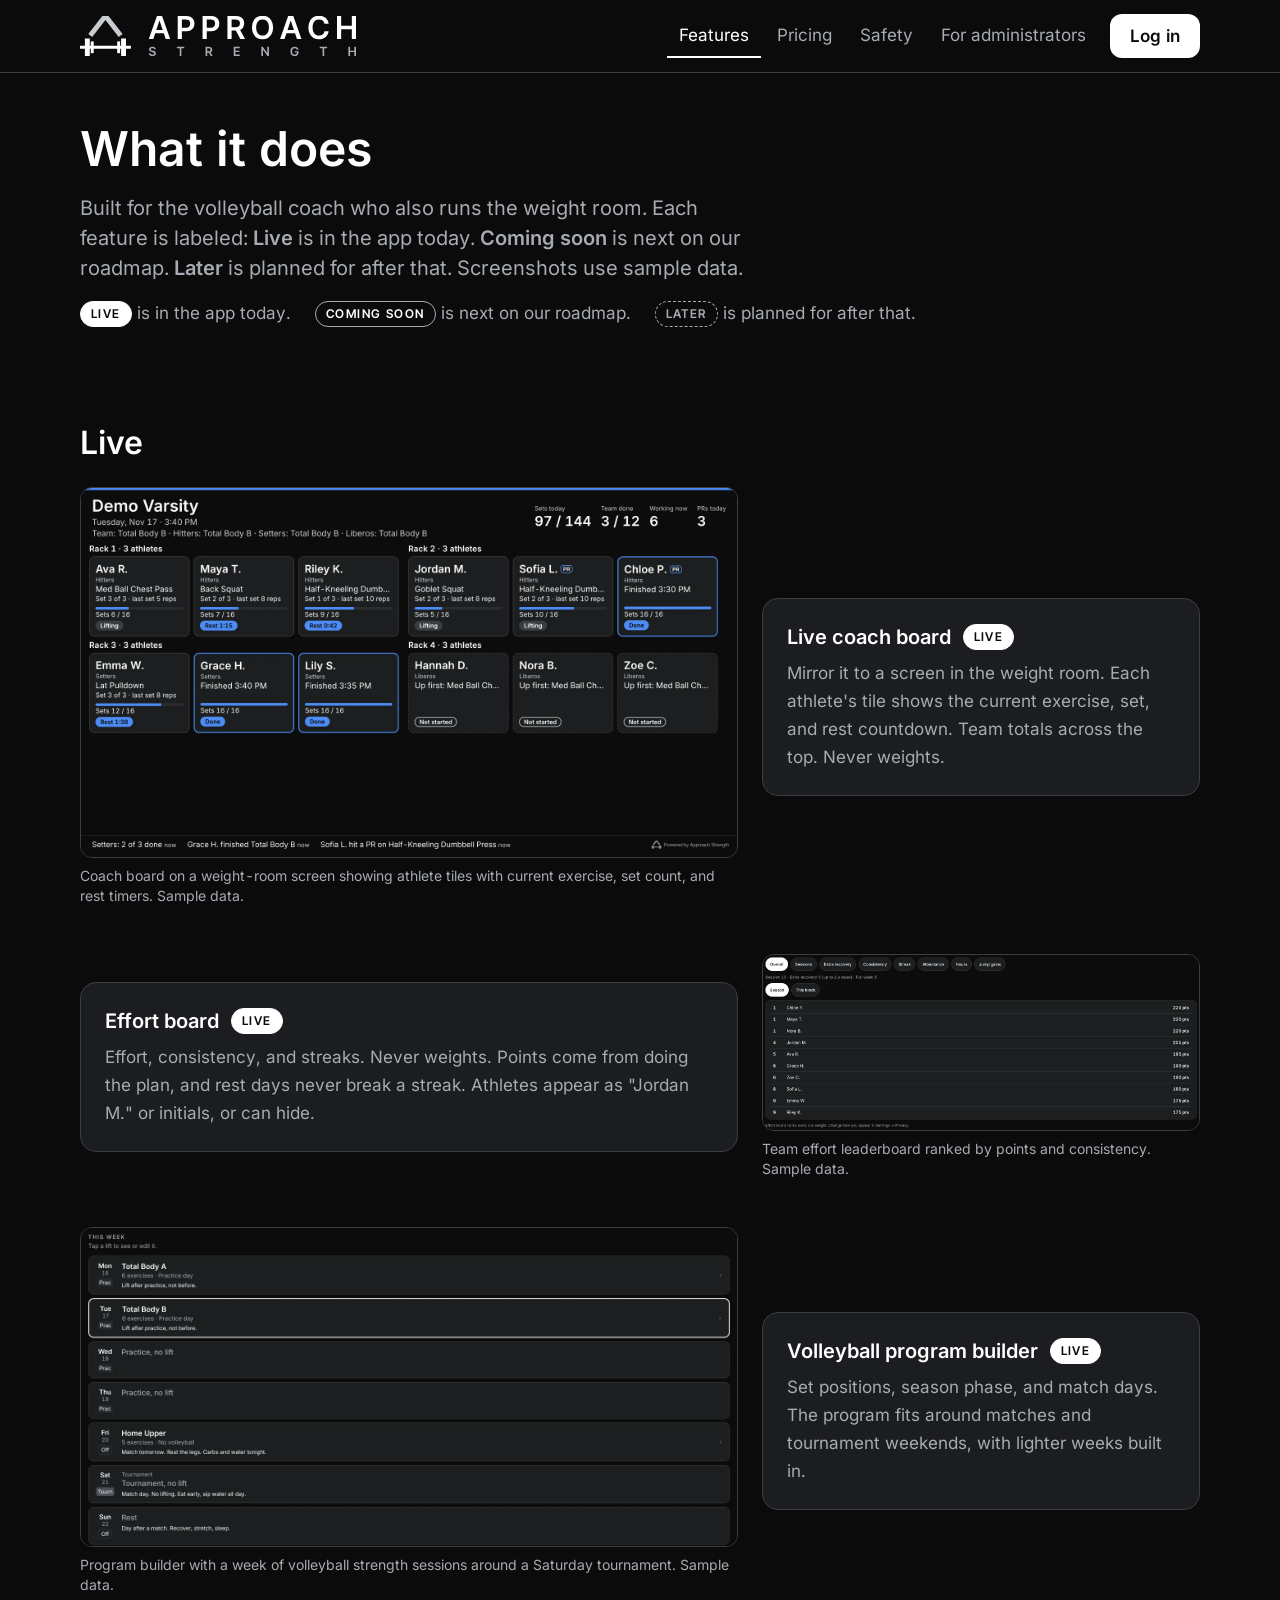
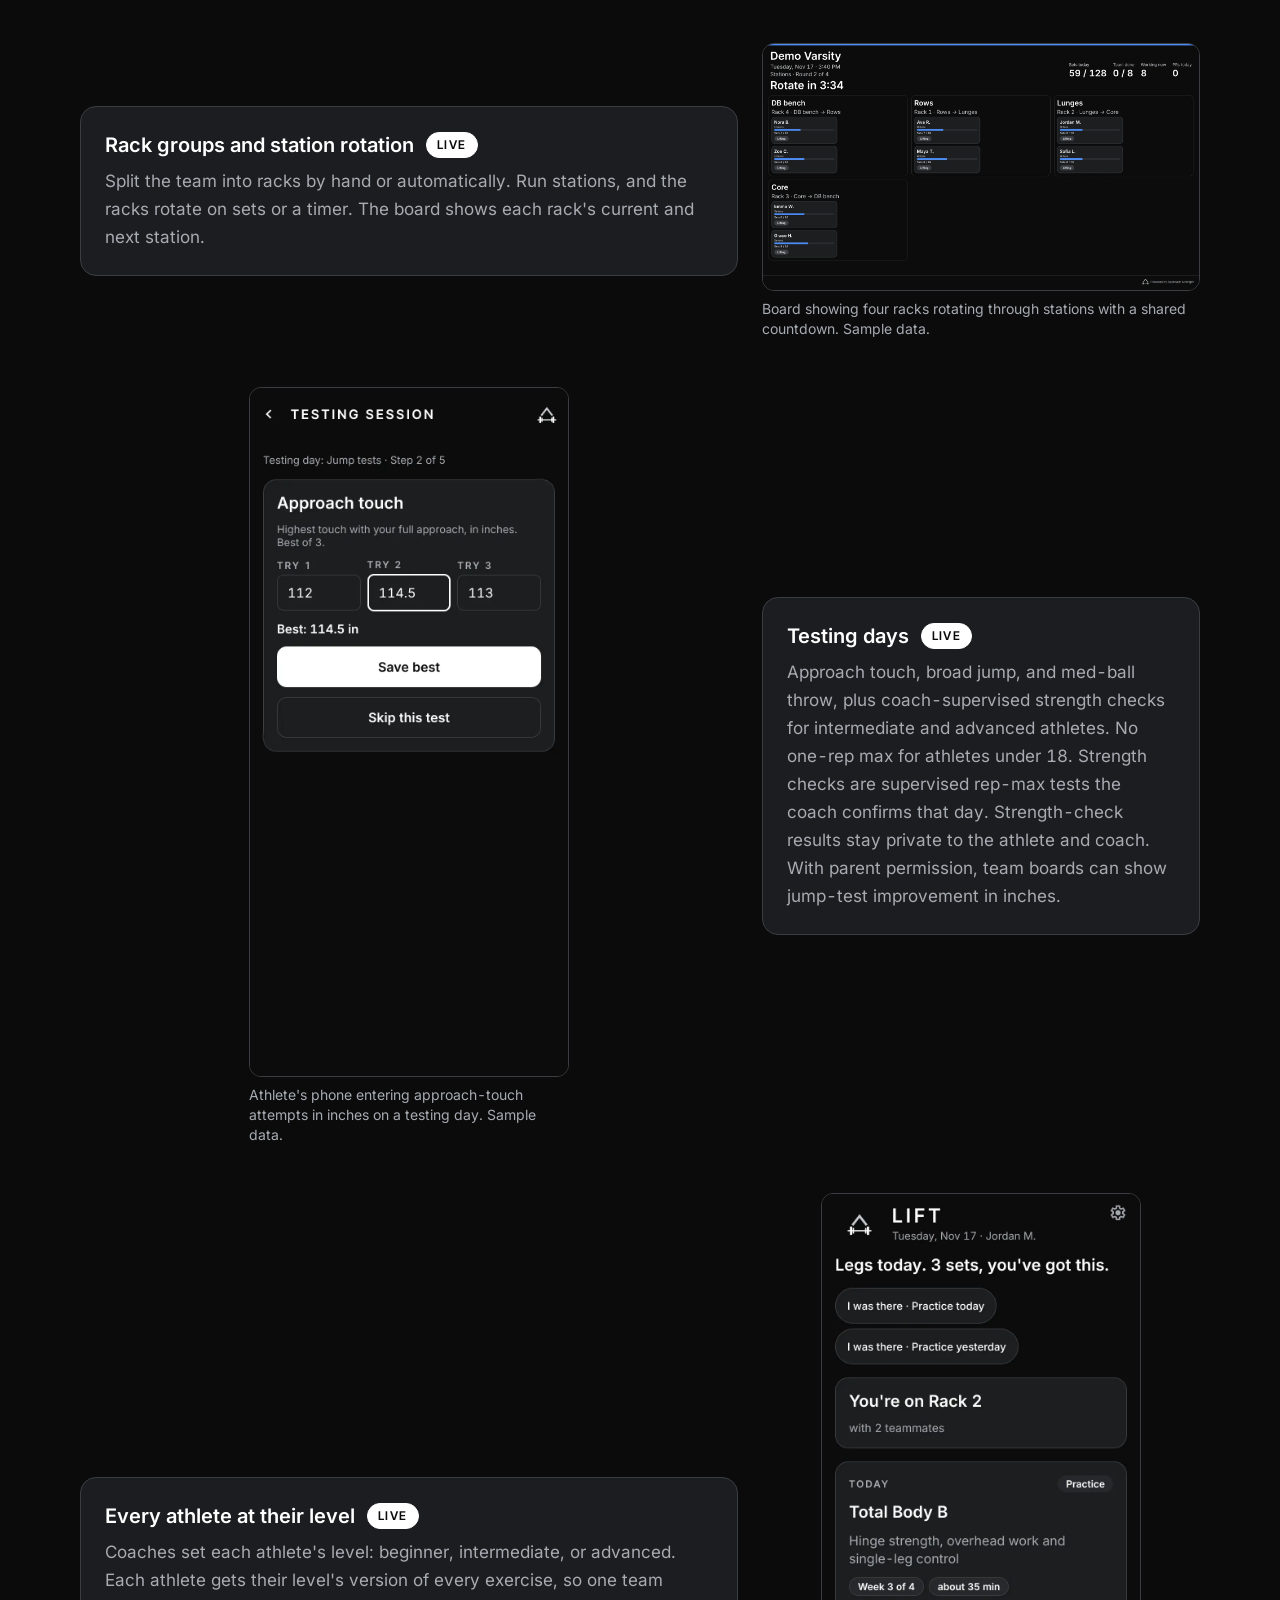
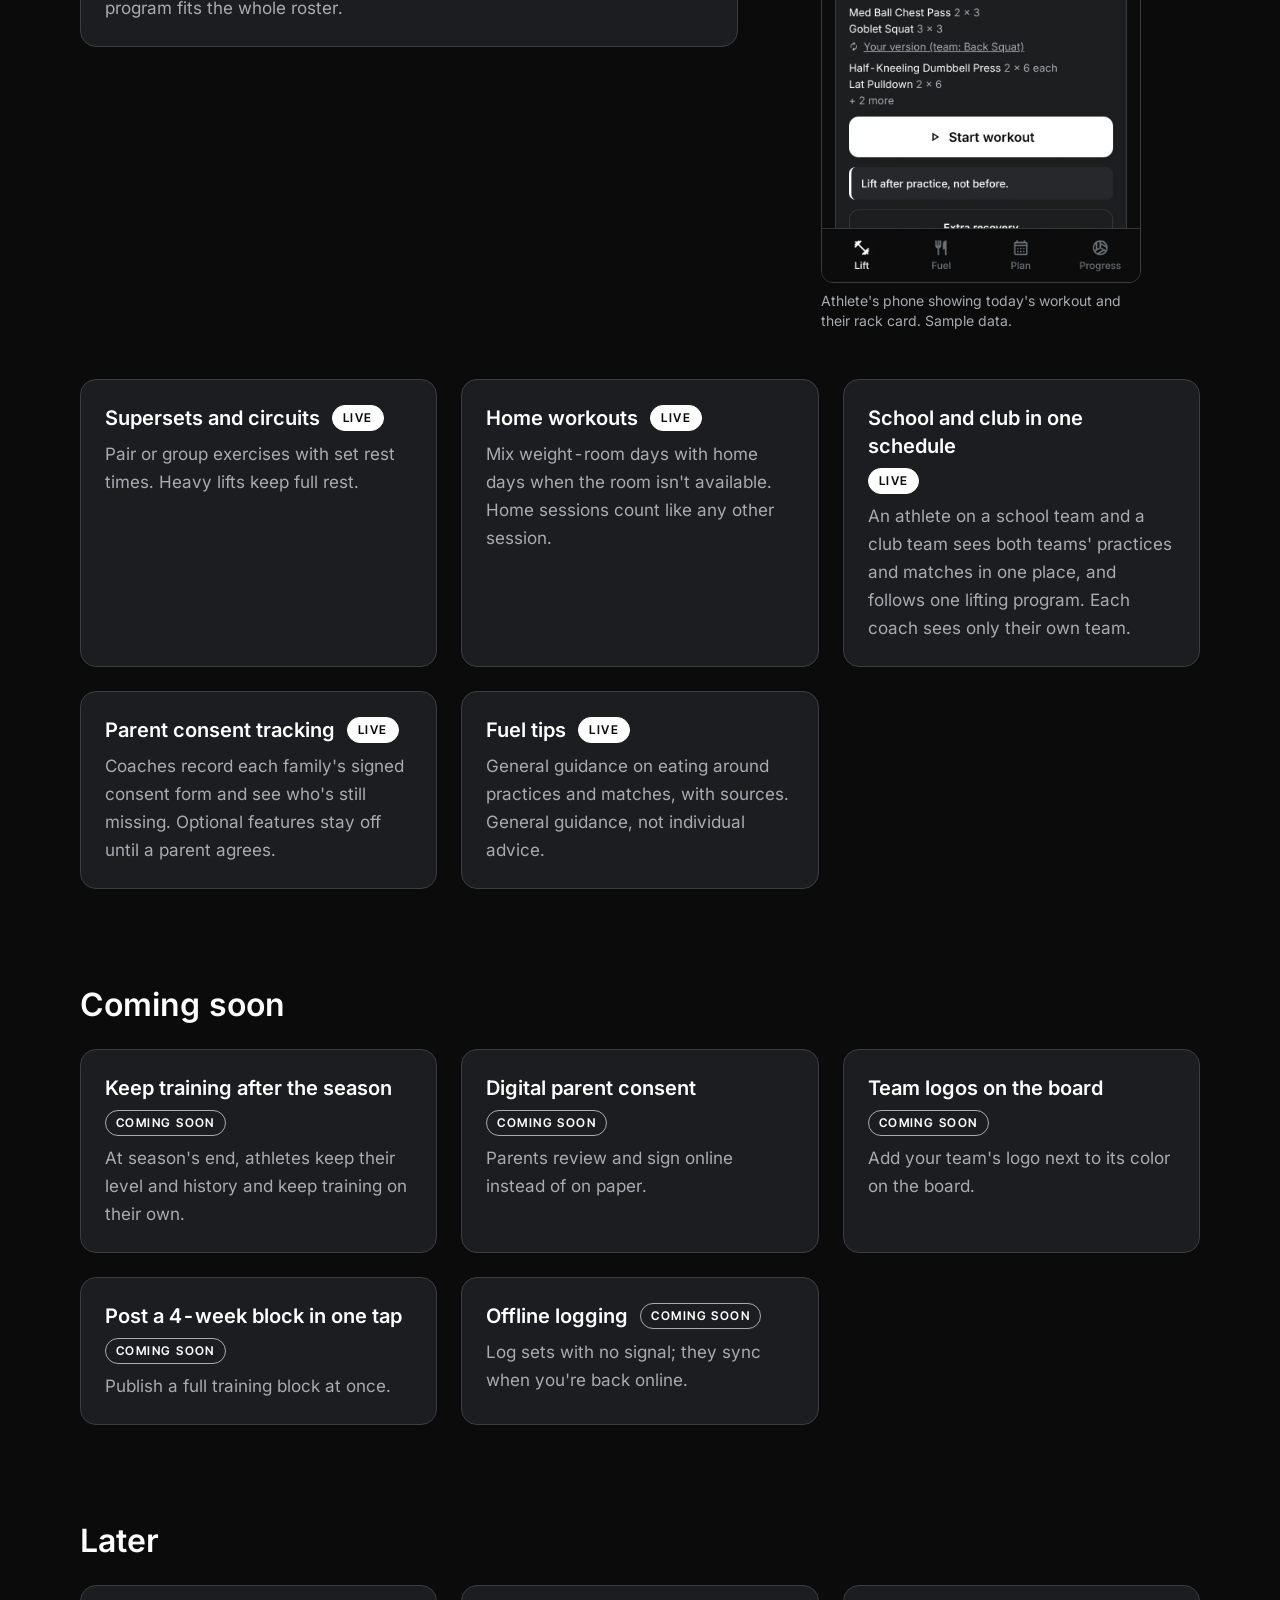
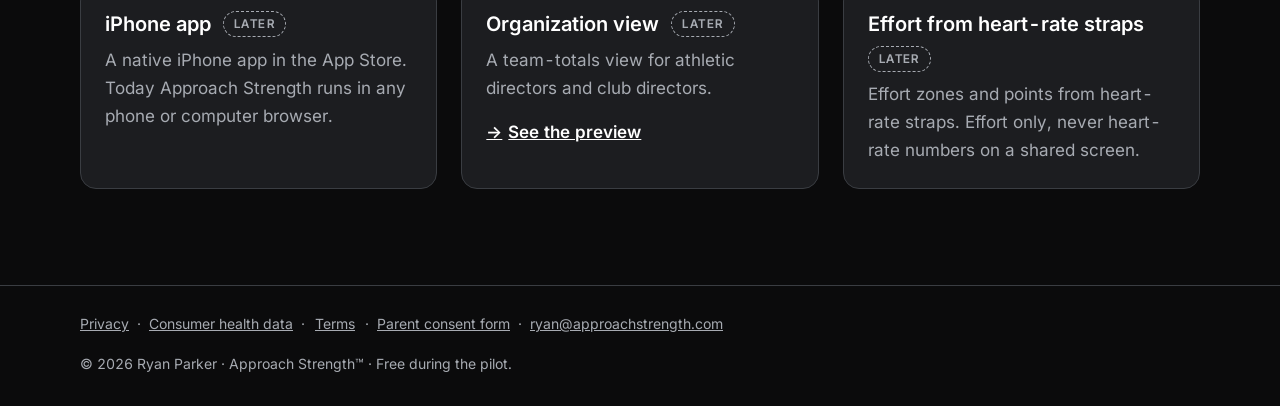
<file: features.html>
<!doctype html>
<html lang="en">
<head>
  <meta charset="utf-8" />
  <meta name="viewport" content="width=device-width, initial-scale=1" />
  <meta name="color-scheme" content="dark" />
  <title>Features · Approach Strength</title>
  <meta name="description" content="What Approach Strength does today and what&#x27;s coming: program builder, live coach board, effort board, racks and stations, testing days, and more." />
  <link rel="icon" href="/assets/favicon.svg" type="image/svg+xml" />
  <link rel="stylesheet" href="/site.css" />
</head>
<body>
  <a class="skip" href="#main">Skip to content</a>
  <header class="site-header">
    <div class="wrap header-row">
      <a href="/" class="lockup"><img class="lockup-screen" src="/assets/lockup-plain-on-dark.svg" alt="Approach Strength" width="206" height="40" /><img class="lockup-print" src="/assets/lockup-plain-on-light.svg" alt="" width="206" height="40" /></a>
      <nav class="nav-desktop" aria-label="Main"><a href="/features" aria-current="page">Features</a><a href="/pricing">Pricing</a><a href="/safety">Safety</a><a href="/admin-preview">For administrators</a><a class="button" href="https://app.approachstrength.com">Log in</a></nav>
      <details class="menu">
        <summary><span class="menu-icon" aria-hidden="true"></span>Menu</summary>
        <nav class="menu-panel" aria-label="Main"><a href="/features" aria-current="page">Features</a><a href="/pricing">Pricing</a><a href="/safety">Safety</a><a href="/admin-preview">For administrators</a><a class="button" href="https://app.approachstrength.com">Log in</a></nav>
      </details>
    </div>
  </header>
  <main id="main" class="features">
    <div class="wrap">
      <section class="page-head">
        <h1>What it does</h1>
        <p class="lead">Built for the volleyball coach who also runs the weight room. Each feature is labeled: <strong>Live</strong> is in the app today. <strong>Coming soon</strong> is next on our roadmap. <strong>Later</strong> is planned for after that. Screenshots use sample data.</p>
        <ul class="legend" aria-label="Labels">
          <li><span class="status status-live">Live</span> is in the app today.</li>
          <li><span class="status status-soon">Coming soon</span> is next on our roadmap.</li>
          <li><span class="status status-later">Later</span> is planned for after that.</li>
        </ul>
      </section>
      <section class="band" aria-labelledby="live">
        <h2 id="live">Live</h2>
      <div class="feature-row">
        <figure class="figure ">
        <picture>
          <source type="image/webp" srcset="/assets/screens/s1-coach-board.webp" />
          <img src="/assets/screens/s1-coach-board.png" width="1600" height="900" alt="Coach board on a weight-room screen showing athlete tiles with current exercise, set count, and rest timers. Sample data." loading="lazy" decoding="async" />
        </picture>
        <figcaption>Coach board on a weight-room screen showing athlete tiles with current exercise, set count, and rest timers. Sample data.</figcaption>
      </figure>
        <article class="feature-card">
        <h3 class="feature-title"><span>Live coach board</span> <span class="status status-live">Live</span></h3>
        <p>Mirror it to a screen in the weight room. Each athlete&#x27;s tile shows the current exercise, set, and rest countdown. Team totals across the top. Never weights.</p>
      </article>
      </div><div class="feature-row feature-row-flip">
        <figure class="figure ">
        <picture>
          <source type="image/webp" srcset="/assets/screens/s3-effort-board.webp" />
          <img src="/assets/screens/s3-effort-board.png" width="1424" height="572" alt="Team effort leaderboard ranked by points and consistency. Sample data." loading="lazy" decoding="async" />
        </picture>
        <figcaption>Team effort leaderboard ranked by points and consistency. Sample data.</figcaption>
      </figure>
        <article class="feature-card">
        <h3 class="feature-title"><span>Effort board</span> <span class="status status-live">Live</span></h3>
        <p>Effort, consistency, and streaks. Never weights. Points come from doing the plan, and rest days never break a streak. Athletes appear as &quot;Jordan M.&quot; or initials, or can hide.</p>
      </article>
      </div><div class="feature-row">
        <figure class="figure ">
        <picture>
          <source type="image/webp" srcset="/assets/screens/s4-week-grid.webp" />
          <img src="/assets/screens/s4-week-grid.png" width="1440" height="698" alt="Program builder with a week of volleyball strength sessions around a Saturday tournament. Sample data." loading="lazy" decoding="async" />
        </picture>
        <figcaption>Program builder with a week of volleyball strength sessions around a Saturday tournament. Sample data.</figcaption>
      </figure>
        <article class="feature-card">
        <h3 class="feature-title"><span>Volleyball program builder</span> <span class="status status-live">Live</span></h3>
        <p>Set positions, season phase, and match days. The program fits around matches and tournament weekends, with lighter weeks built in.</p>
      </article>
      </div><div class="feature-row feature-row-flip">
        <figure class="figure ">
        <picture>
          <source type="image/webp" srcset="/assets/screens/s2-station-grid.webp" />
          <img src="/assets/screens/s2-station-grid.png" width="1600" height="900" alt="Board showing four racks rotating through stations with a shared countdown. Sample data." loading="lazy" decoding="async" />
        </picture>
        <figcaption>Board showing four racks rotating through stations with a shared countdown. Sample data.</figcaption>
      </figure>
        <article class="feature-card">
        <h3 class="feature-title"><span>Rack groups and station rotation</span> <span class="status status-live">Live</span></h3>
        <p>Split the team into racks by hand or automatically. Run stations, and the racks rotate on sets or a timer. The board shows each rack&#x27;s current and next station.</p>
      </article>
      </div><div class="feature-row">
        <figure class="figure figure-phone ">
        <picture>
          <source type="image/webp" srcset="/assets/screens/s6-touch-entry.webp" />
          <img src="/assets/screens/s6-touch-entry.png" width="390" height="844" alt="Athlete&#x27;s phone entering approach-touch attempts in inches on a testing day. Sample data." loading="lazy" decoding="async" />
        </picture>
        <figcaption>Athlete&#x27;s phone entering approach-touch attempts in inches on a testing day. Sample data.</figcaption>
      </figure>
        <article class="feature-card">
        <h3 class="feature-title"><span>Testing days</span> <span class="status status-live">Live</span></h3>
        <p>Approach touch, broad jump, and med-ball throw, plus coach-supervised strength checks for intermediate and advanced athletes. No one-rep max for athletes under 18. Strength checks are supervised rep-max tests the coach confirms that day. Strength-check results stay private to the athlete and coach. With parent permission, team boards can show jump-test improvement in inches.</p>
      </article>
      </div><div class="feature-row feature-row-flip">
        <figure class="figure figure-phone ">
        <picture>
          <source type="image/webp" srcset="/assets/screens/s5-athlete-today.webp" />
          <img src="/assets/screens/s5-athlete-today.png" width="390" height="844" alt="Athlete&#x27;s phone showing today&#x27;s workout and their rack card. Sample data." loading="lazy" decoding="async" />
        </picture>
        <figcaption>Athlete&#x27;s phone showing today&#x27;s workout and their rack card. Sample data.</figcaption>
      </figure>
        <article class="feature-card">
        <h3 class="feature-title"><span>Every athlete at their level</span> <span class="status status-live">Live</span></h3>
        <p>Coaches set each athlete&#x27;s level: beginner, intermediate, or advanced. Each athlete gets their level&#x27;s version of every exercise, so one team program fits the whole roster.</p>
      </article>
      </div>
        <div class="card-grid">
      <article class="feature-card">
        <h3 class="feature-title"><span>Supersets and circuits</span> <span class="status status-live">Live</span></h3>
        <p>Pair or group exercises with set rest times. Heavy lifts keep full rest.</p>
      </article><article class="feature-card">
        <h3 class="feature-title"><span>Home workouts</span> <span class="status status-live">Live</span></h3>
        <p>Mix weight-room days with home days when the room isn&#x27;t available. Home sessions count like any other session.</p>
      </article><article class="feature-card">
        <h3 class="feature-title"><span>School and club in one schedule</span> <span class="status status-live">Live</span></h3>
        <p>An athlete on a school team and a club team sees both teams&#x27; practices and matches in one place, and follows one lifting program. Each coach sees only their own team.</p>
      </article><article class="feature-card">
        <h3 class="feature-title"><span>Parent consent tracking</span> <span class="status status-live">Live</span></h3>
        <p>Coaches record each family&#x27;s signed consent form and see who&#x27;s still missing. Optional features stay off until a parent agrees.</p>
      </article><article class="feature-card">
        <h3 class="feature-title"><span>Fuel tips</span> <span class="status status-live">Live</span></h3>
        <p>General guidance on eating around practices and matches, with sources. General guidance, not individual advice.</p>
      </article>
        </div>
      </section>
      <section class="band" aria-labelledby="soon">
        <h2 id="soon">Coming soon</h2>
        <div class="card-grid">
      <article class="feature-card">
        <h3 class="feature-title"><span>Keep training after the season</span> <span class="status status-soon">Coming soon</span></h3>
        <p>At season&#x27;s end, athletes keep their level and history and keep training on their own.</p>
      </article><article class="feature-card">
        <h3 class="feature-title"><span>Digital parent consent</span> <span class="status status-soon">Coming soon</span></h3>
        <p>Parents review and sign online instead of on paper.</p>
      </article><article class="feature-card">
        <h3 class="feature-title"><span>Team logos on the board</span> <span class="status status-soon">Coming soon</span></h3>
        <p>Add your team&#x27;s logo next to its color on the board.</p>
      </article><article class="feature-card">
        <h3 class="feature-title"><span>Post a 4-week block in one tap</span> <span class="status status-soon">Coming soon</span></h3>
        <p>Publish a full training block at once.</p>
      </article><article class="feature-card">
        <h3 class="feature-title"><span>Offline logging</span> <span class="status status-soon">Coming soon</span></h3>
        <p>Log sets with no signal; they sync when you&#x27;re back online.</p>
      </article>
        </div>
      </section>
      <section class="band" aria-labelledby="later">
        <h2 id="later">Later</h2>
        <div class="card-grid">
      <article class="feature-card">
        <h3 class="feature-title"><span>iPhone app</span> <span class="status status-later">Later</span></h3>
        <p>A native iPhone app in the App Store. Today Approach Strength runs in any phone or computer browser.</p>
      </article><article class="feature-card">
        <h3 class="feature-title"><span>Organization view</span> <span class="status status-later">Later</span></h3>
        <p>A team-totals view for athletic directors and club directors.</p>
        <p class="see"><a class="text-link" href="/admin-preview"><span aria-hidden="true">→ </span>See the preview</a></p>
      </article><article class="feature-card">
        <h3 class="feature-title"><span>Effort from heart-rate straps</span> <span class="status status-later">Later</span></h3>
        <p>Effort zones and points from heart-rate straps. Effort only, never heart-rate numbers on a shared screen.</p>
      </article>
        </div>
      </section>
    </div>
  </main>
  <footer class="site-footer">
    <div class="wrap">
      <nav aria-label="Footer"><a href="/privacy">Privacy</a><span aria-hidden="true"> · </span><a href="/privacy#health-data">Consumer health data</a><span aria-hidden="true"> · </span><a href="/terms">Terms</a><span aria-hidden="true"> · </span><a href="/consent">Parent consent form</a><span aria-hidden="true"> · </span><a href="mailto:ryan@approachstrength.com">ryan@approachstrength.com</a></nav>
      <p class="owner">© 2026 Ryan Parker · Approach Strength™ · Free during the pilot.</p>
    </div>
  </footer>
</body>
</html>
</file>
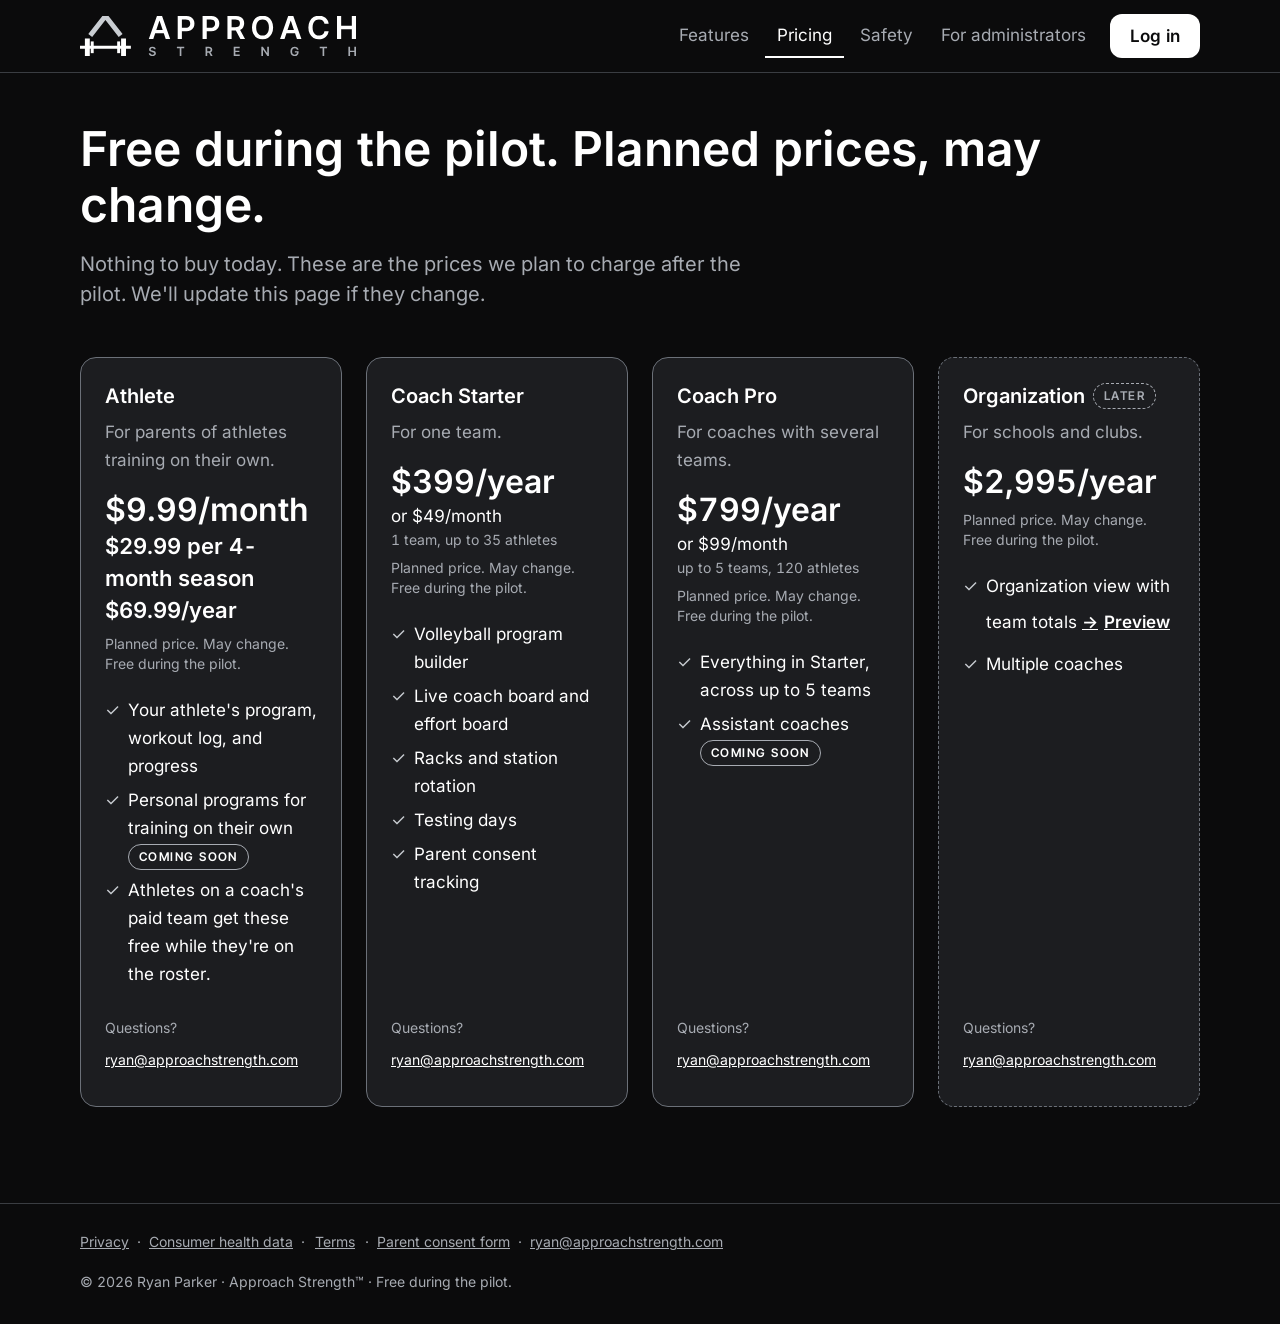
<file: pricing.html>
<!doctype html>
<html lang="en">
<head>
  <meta charset="utf-8" />
  <meta name="viewport" content="width=device-width, initial-scale=1" />
  <meta name="color-scheme" content="dark" />
  <title>Planned pricing · Approach Strength</title>
  <meta name="description" content="Approach Strength is free during the pilot. See planned prices for athlete, coach, and organization plans. Prices may change." />
  <link rel="icon" href="/assets/favicon.svg" type="image/svg+xml" />
  <link rel="stylesheet" href="/site.css" />
</head>
<body>
  <a class="skip" href="#main">Skip to content</a>
  <header class="site-header">
    <div class="wrap header-row">
      <a href="/" class="lockup"><img class="lockup-screen" src="/assets/lockup-plain-on-dark.svg" alt="Approach Strength" width="206" height="40" /><img class="lockup-print" src="/assets/lockup-plain-on-light.svg" alt="" width="206" height="40" /></a>
      <nav class="nav-desktop" aria-label="Main"><a href="/features">Features</a><a href="/pricing" aria-current="page">Pricing</a><a href="/safety">Safety</a><a href="/admin-preview">For administrators</a><a class="button" href="https://app.approachstrength.com">Log in</a></nav>
      <details class="menu">
        <summary><span class="menu-icon" aria-hidden="true"></span>Menu</summary>
        <nav class="menu-panel" aria-label="Main"><a href="/features">Features</a><a href="/pricing" aria-current="page">Pricing</a><a href="/safety">Safety</a><a href="/admin-preview">For administrators</a><a class="button" href="https://app.approachstrength.com">Log in</a></nav>
      </details>
    </div>
  </header>
  <main id="main" class="pricing">
    <div class="wrap">
      <section class="page-head">
        <h1>Free during the pilot. Planned prices, may change.</h1>
        <p class="lead">Nothing to buy today. These are the prices we plan to charge after the pilot. We'll update this page if they change.</p>
      </section>
      <section class="price-grid" aria-label="Planned prices">
      <article class="price-card">
        <h2 class="tier"><span>Athlete</span></h2>
        <p class="tier-for">For parents of athletes training on their own.</p>
        <p class="price-block"><span class="price">$9.99/month</span><span class="price">$29.99 per 4-month season</span><span class="price">$69.99/year</span></p>
        <p class="price-label">Planned price. May change. Free during the pilot.</p>
        <ul class="tier-items"><li><span class="check" aria-hidden="true">✓</span><span>Your athlete&#x27;s program, workout log, and progress</span></li><li><span class="check" aria-hidden="true">✓</span><span>Personal programs for training on their own <span class="status status-soon">Coming soon</span></span></li><li><span class="check" aria-hidden="true">✓</span><span>Athletes on a coach&#x27;s paid team get these free while they&#x27;re on the roster.</span></li></ul>
        <p class="questions">Questions? <a href="mailto:ryan@approachstrength.com">ryan@approachstrength.com</a></p>
      </article><article class="price-card">
        <h2 class="tier"><span>Coach Starter</span></h2>
        <p class="tier-for">For one team.</p>
        <p class="price-block"><span class="price">$399/year</span><span class="price-alt">or $49/month</span><span class="price-limits">1 team, up to 35 athletes</span></p>
        <p class="price-label">Planned price. May change. Free during the pilot.</p>
        <ul class="tier-items"><li><span class="check" aria-hidden="true">✓</span><span>Volleyball program builder</span></li><li><span class="check" aria-hidden="true">✓</span><span>Live coach board and effort board</span></li><li><span class="check" aria-hidden="true">✓</span><span>Racks and station rotation</span></li><li><span class="check" aria-hidden="true">✓</span><span>Testing days</span></li><li><span class="check" aria-hidden="true">✓</span><span>Parent consent tracking</span></li></ul>
        <p class="questions">Questions? <a href="mailto:ryan@approachstrength.com">ryan@approachstrength.com</a></p>
      </article><article class="price-card">
        <h2 class="tier"><span>Coach Pro</span></h2>
        <p class="tier-for">For coaches with several teams.</p>
        <p class="price-block"><span class="price">$799/year</span><span class="price-alt">or $99/month</span><span class="price-limits">up to 5 teams, 120 athletes</span></p>
        <p class="price-label">Planned price. May change. Free during the pilot.</p>
        <ul class="tier-items"><li><span class="check" aria-hidden="true">✓</span><span>Everything in Starter, across up to 5 teams</span></li><li><span class="check" aria-hidden="true">✓</span><span>Assistant coaches <span class="status status-soon">Coming soon</span></span></li></ul>
        <p class="questions">Questions? <a href="mailto:ryan@approachstrength.com">ryan@approachstrength.com</a></p>
      </article><article class="price-card price-card-later">
        <h2 class="tier"><span>Organization</span> <span class="status status-later">Later</span></h2>
        <p class="tier-for">For schools and clubs.</p>
        <p class="price-block"><span class="price">$2,995/year</span></p>
        <p class="price-label">Planned price. May change. Free during the pilot.</p>
        <ul class="tier-items"><li><span class="check" aria-hidden="true">✓</span><span>Organization view with team totals <a class="text-link" href="/admin-preview"><span aria-hidden="true">→ </span>Preview</a></span></li><li><span class="check" aria-hidden="true">✓</span><span>Multiple coaches</span></li></ul>
        <p class="questions">Questions? <a href="mailto:ryan@approachstrength.com">ryan@approachstrength.com</a></p>
      </article>
      </section>
    </div>
  </main>
  <footer class="site-footer">
    <div class="wrap">
      <nav aria-label="Footer"><a href="/privacy">Privacy</a><span aria-hidden="true"> · </span><a href="/privacy#health-data">Consumer health data</a><span aria-hidden="true"> · </span><a href="/terms">Terms</a><span aria-hidden="true"> · </span><a href="/consent">Parent consent form</a><span aria-hidden="true"> · </span><a href="mailto:ryan@approachstrength.com">ryan@approachstrength.com</a></nav>
      <p class="owner">© 2026 Ryan Parker · Approach Strength™ · Free during the pilot.</p>
    </div>
  </footer>
</body>
</html>
</file>
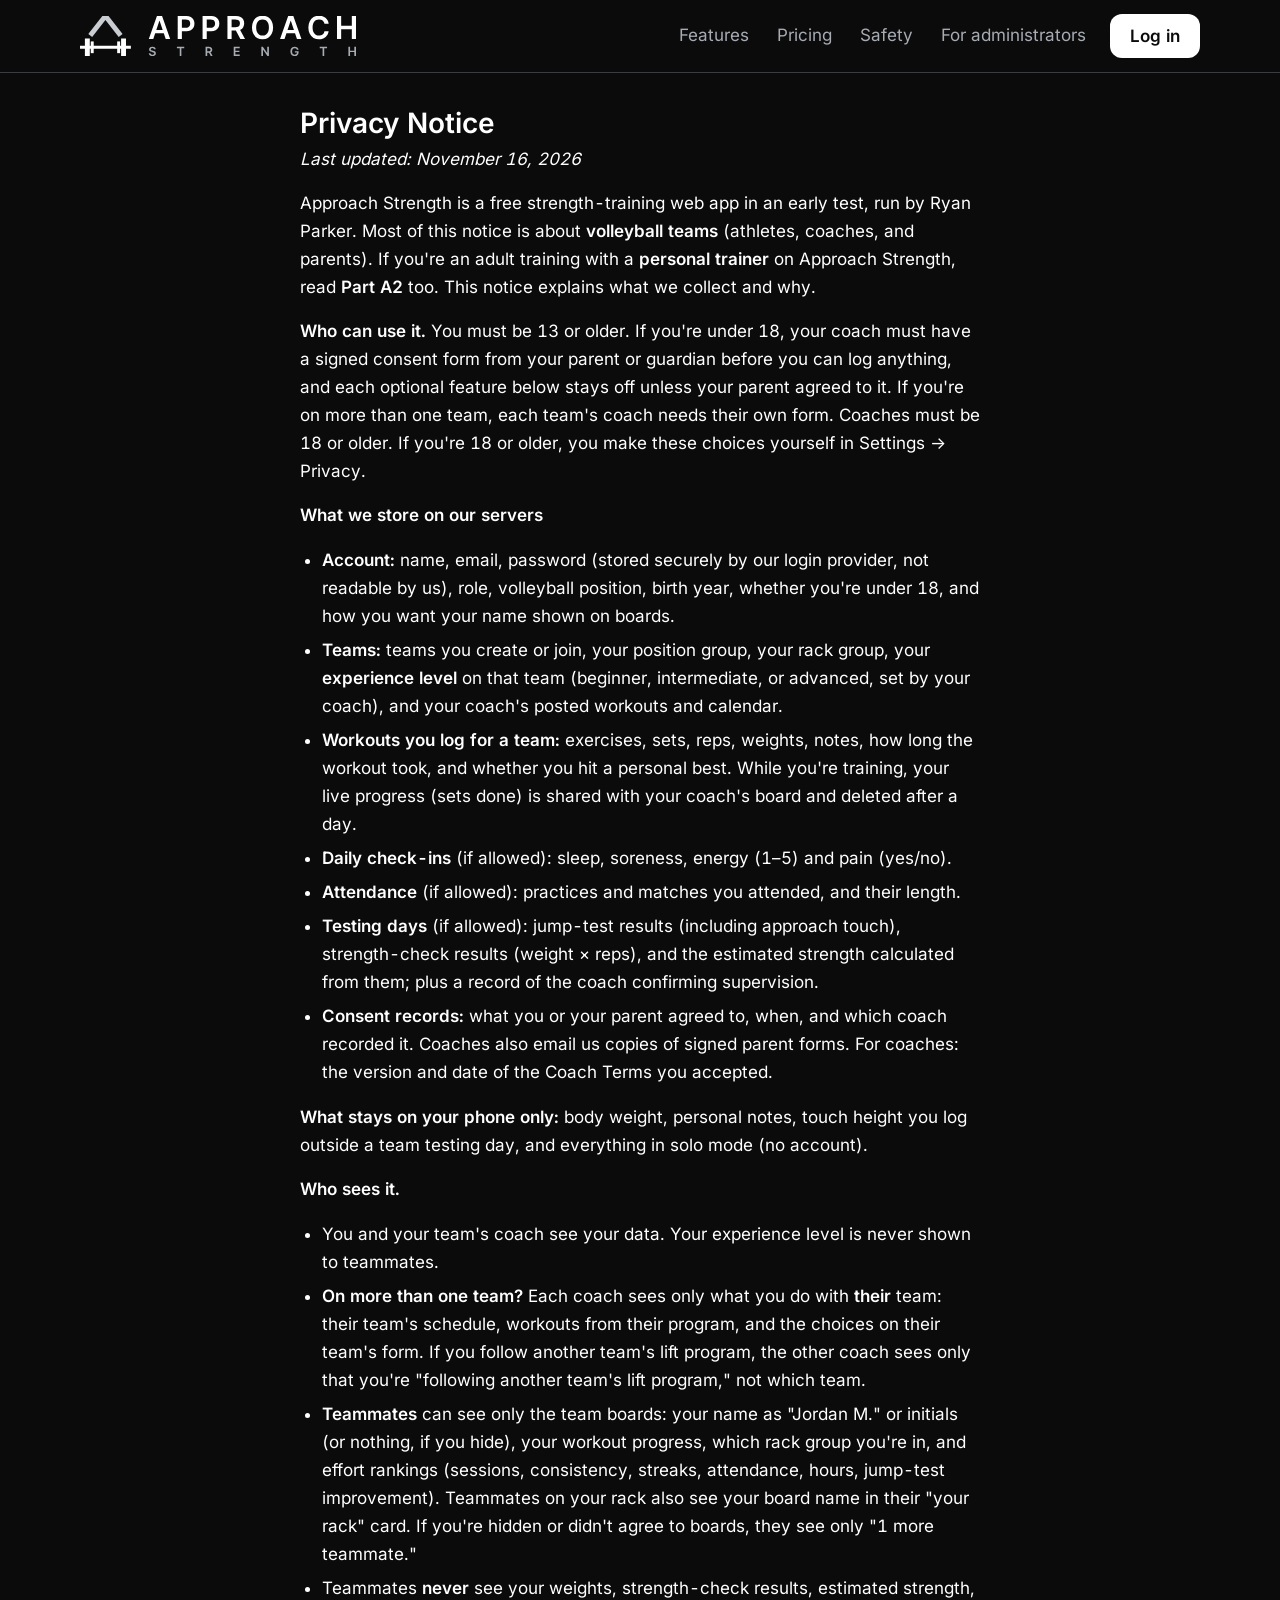
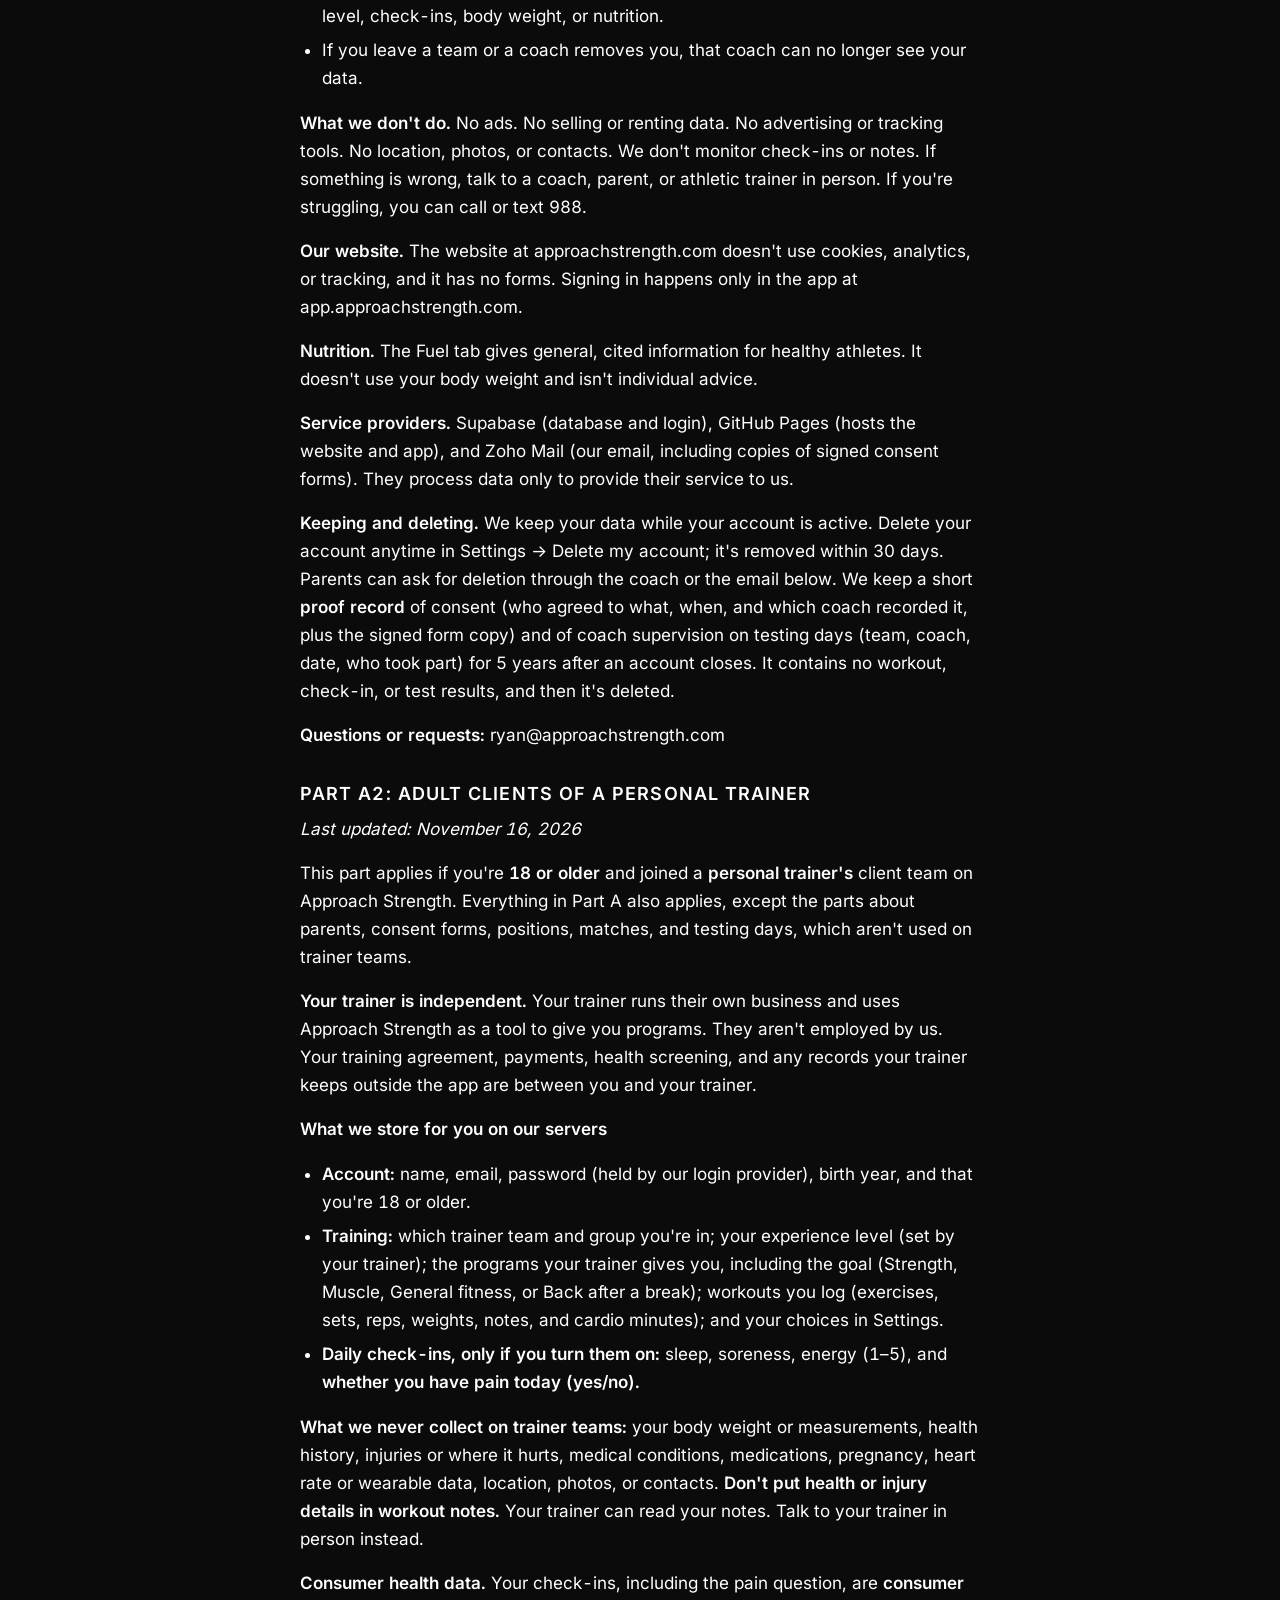
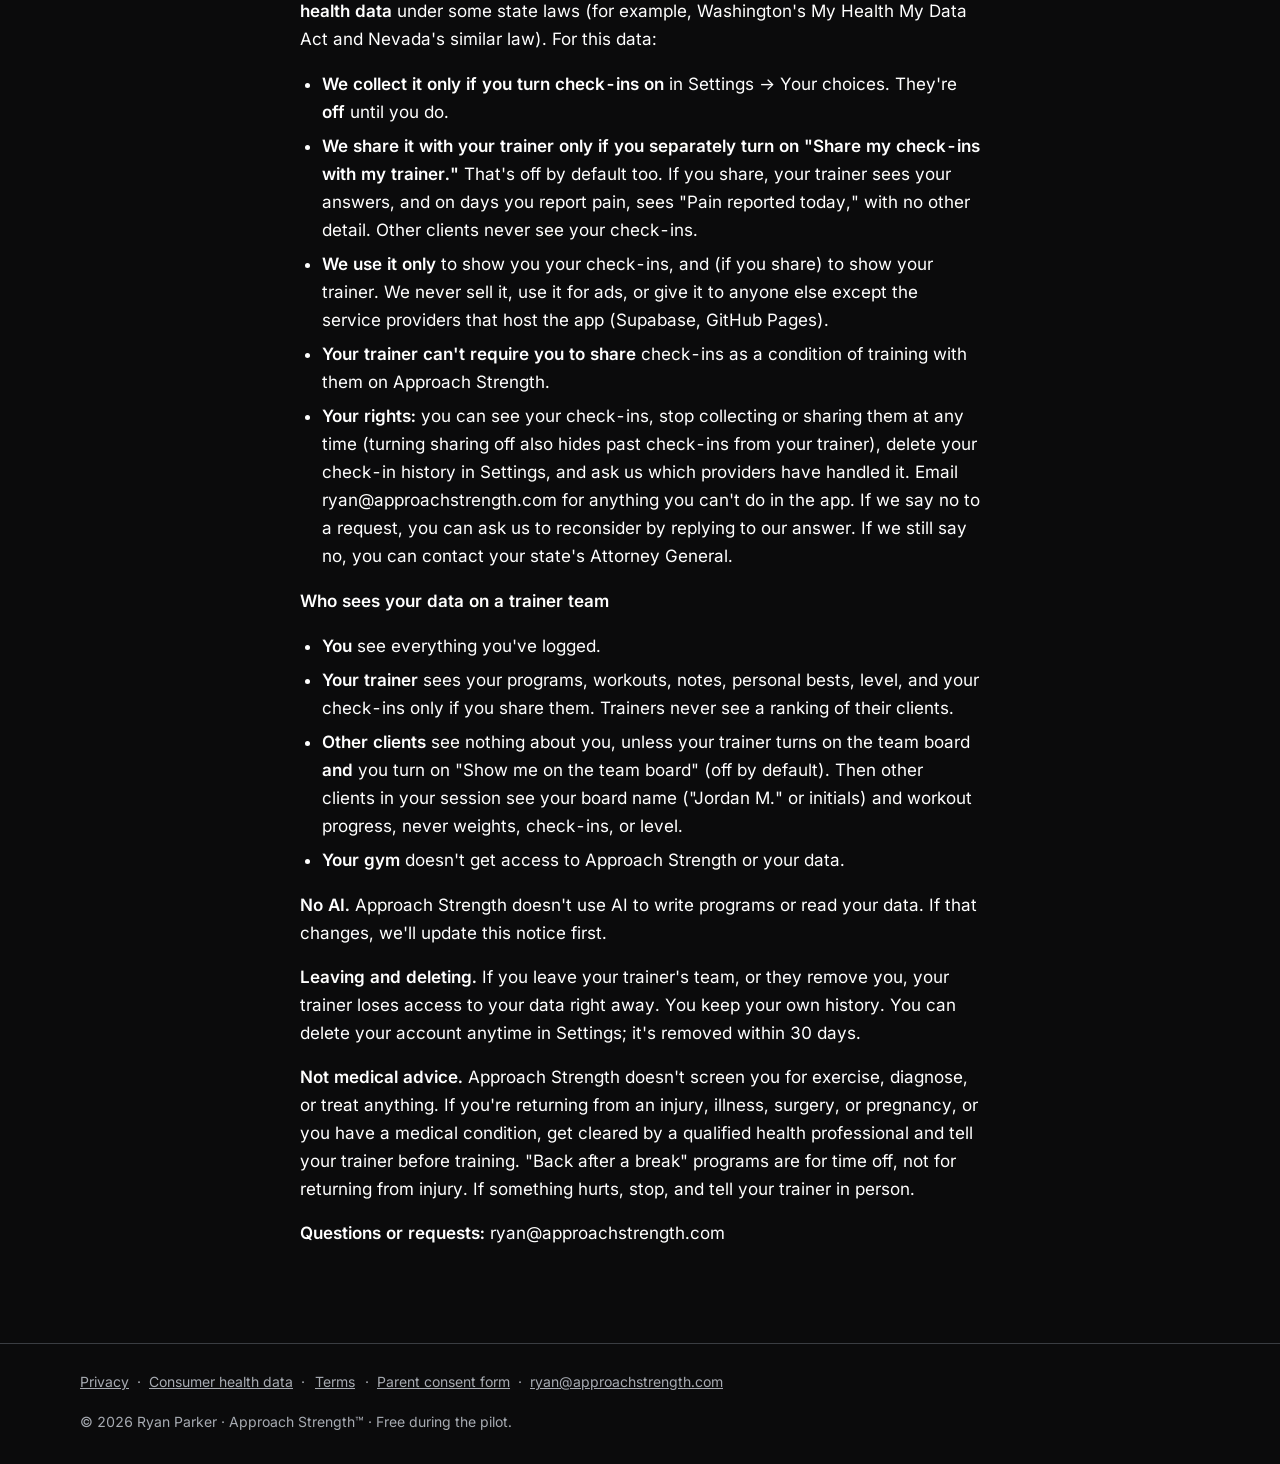
<file: privacy.html>
<!doctype html>
<html lang="en">
<head>
  <meta charset="utf-8" />
  <meta name="viewport" content="width=device-width, initial-scale=1" />
  <meta name="color-scheme" content="dark" />
  <title>Privacy Notice · Approach Strength</title>
  <link rel="icon" href="/assets/favicon.svg" type="image/svg+xml" />
  <link rel="stylesheet" href="/site.css" />
</head>
<body>
  <a class="skip" href="#main">Skip to content</a>
  <header class="site-header">
    <div class="wrap header-row">
      <a href="/" class="lockup"><img class="lockup-screen" src="/assets/lockup-plain-on-dark.svg" alt="Approach Strength" width="206" height="40" /><img class="lockup-print" src="/assets/lockup-plain-on-light.svg" alt="" width="206" height="40" /></a>
      <nav class="nav-desktop" aria-label="Main"><a href="/features">Features</a><a href="/pricing">Pricing</a><a href="/safety">Safety</a><a href="/admin-preview">For administrators</a><a class="button" href="https://app.approachstrength.com">Log in</a></nav>
      <details class="menu">
        <summary><span class="menu-icon" aria-hidden="true"></span>Menu</summary>
        <nav class="menu-panel" aria-label="Main"><a href="/features">Features</a><a href="/pricing">Pricing</a><a href="/safety">Safety</a><a href="/admin-preview">For administrators</a><a class="button" href="https://app.approachstrength.com">Log in</a></nav>
      </details>
    </div>
  </header>
  <main id="main" class="legal">
    <div class="wrap wrap-read">
    <h1>Privacy Notice</h1>
    <p><em>Last updated: November 16, 2026</em></p>
    <p>Approach Strength is a free strength-training web app in an early test, run by Ryan Parker. Most of this notice is about <strong>volleyball teams</strong> (athletes, coaches, and parents). If you're an adult training with a <strong>personal trainer</strong> on Approach Strength, read <strong>Part A2</strong> too. This notice explains what we collect and why.</p>
    <p><strong>Who can use it.</strong> You must be 13 or older. If you're under 18, your coach must have a signed consent form from your parent or guardian before you can log anything, and each optional feature below stays off unless your parent agreed to it. If you're on more than one team, each team's coach needs their own form. Coaches must be 18 or older. If you're 18 or older, you make these choices yourself in Settings → Privacy.</p>
    <p><strong>What we store on our servers</strong></p>
    <ul>
      <li><strong>Account:</strong> name, email, password (stored securely by our login provider, not readable by us), role, volleyball position, birth year, whether you're under 18, and how you want your name shown on boards.</li>
      <li><strong>Teams:</strong> teams you create or join, your position group, your rack group, your <strong>experience level</strong> on that team (beginner, intermediate, or advanced, set by your coach), and your coach's posted workouts and calendar.</li>
      <li><strong>Workouts you log for a team:</strong> exercises, sets, reps, weights, notes, how long the workout took, and whether you hit a personal best. While you're training, your live progress (sets done) is shared with your coach's board and deleted after a day.</li>
      <li><strong>Daily check-ins</strong> (if allowed): sleep, soreness, energy (1–5) and pain (yes/no).</li>
      <li><strong>Attendance</strong> (if allowed): practices and matches you attended, and their length.</li>
      <li><strong>Testing days</strong> (if allowed): jump-test results (including approach touch), strength-check results (weight × reps), and the estimated strength calculated from them; plus a record of the coach confirming supervision.</li>
      <li><strong>Consent records:</strong> what you or your parent agreed to, when, and which coach recorded it. Coaches also email us copies of signed parent forms. For coaches: the version and date of the Coach Terms you accepted.</li>
    </ul>
    <p><strong>What stays on your phone only:</strong> body weight, personal notes, touch height you log outside a team testing day, and everything in solo mode (no account).</p>
    <p><strong>Who sees it.</strong></p>
    <ul>
      <li>You and your team's coach see your data. Your experience level is never shown to teammates.</li>
      <li><strong>On more than one team?</strong> Each coach sees only what you do with <strong>their</strong> team: their team's schedule, workouts from their program, and the choices on their team's form. If you follow another team's lift program, the other coach sees only that you're "following another team's lift program," not which team.</li>
      <li><strong>Teammates</strong> can see only the team boards: your name as "Jordan M." or initials (or nothing, if you hide), your workout progress, which rack group you're in, and effort rankings (sessions, consistency, streaks, attendance, hours, jump-test improvement). Teammates on your rack also see your board name in their "your rack" card. If you're hidden or didn't agree to boards, they see only "1 more teammate."</li>
      <li>Teammates <strong>never</strong> see your weights, strength-check results, estimated strength, level, check-ins, body weight, or nutrition.</li>
      <li>If you leave a team or a coach removes you, that coach can no longer see your data.</li>
    </ul>
    <p><strong>What we don't do.</strong> No ads. No selling or renting data. No advertising or tracking tools. No location, photos, or contacts. We don't monitor check-ins or notes. If something is wrong, talk to a coach, parent, or athletic trainer in person. If you're struggling, you can call or text 988.</p>
    <p><strong>Our website.</strong> The website at approachstrength.com doesn't use cookies, analytics, or tracking, and it has no forms. Signing in happens only in the app at app.approachstrength.com.</p>
    <p><strong>Nutrition.</strong> The Fuel tab gives general, cited information for healthy athletes. It doesn't use your body weight and isn't individual advice.</p>
    <p><strong>Service providers.</strong> Supabase (database and login), GitHub Pages (hosts the website and app), and Zoho Mail (our email, including copies of signed consent forms). They process data only to provide their service to us.</p>
    <p><strong>Keeping and deleting.</strong> We keep your data while your account is active. Delete your account anytime in Settings → Delete my account; it's removed within 30 days. Parents can ask for deletion through the coach or the email below. We keep a short <strong>proof record</strong> of consent (who agreed to what, when, and which coach recorded it, plus the signed form copy) and of coach supervision on testing days (team, coach, date, who took part) for 5 years after an account closes. It contains no workout, check-in, or test results, and then it's deleted.</p>
    <p><strong>Questions or requests:</strong> ryan@approachstrength.com</p>
    <h2 id="health-data">Part A2: Adult clients of a personal trainer</h2>
    <p><em>Last updated: November 16, 2026</em></p>
    <p>This part applies if you're <strong>18 or older</strong> and joined a <strong>personal trainer's</strong> client team on Approach Strength. Everything in Part A also applies, except the parts about parents, consent forms, positions, matches, and testing days, which aren't used on trainer teams.</p>
    <p><strong>Your trainer is independent.</strong> Your trainer runs their own business and uses Approach Strength as a tool to give you programs. They aren't employed by us. Your training agreement, payments, health screening, and any records your trainer keeps outside the app are between you and your trainer.</p>
    <p><strong>What we store for you on our servers</strong></p>
    <ul>
      <li><strong>Account:</strong> name, email, password (held by our login provider), birth year, and that you're 18 or older.</li>
      <li><strong>Training:</strong> which trainer team and group you're in; your experience level (set by your trainer); the programs your trainer gives you, including the goal (Strength, Muscle, General fitness, or Back after a break); workouts you log (exercises, sets, reps, weights, notes, and cardio minutes); and your choices in Settings.</li>
      <li><strong>Daily check-ins, only if you turn them on:</strong> sleep, soreness, energy (1–5), and <strong>whether you have pain today (yes/no).</strong></li>
    </ul>
    <p><strong>What we never collect on trainer teams:</strong> your body weight or measurements, health history, injuries or where it hurts, medical conditions, medications, pregnancy, heart rate or wearable data, location, photos, or contacts. <strong>Don't put health or injury details in workout notes.</strong> Your trainer can read your notes. Talk to your trainer in person instead.</p>
    <p><strong>Consumer health data.</strong> Your check-ins, including the pain question, are <strong>consumer health data</strong> under some state laws (for example, Washington's My Health My Data Act and Nevada's similar law). For this data:</p>
    <ul>
      <li><strong>We collect it only if you turn check-ins on</strong> in Settings → Your choices. They're <strong>off</strong> until you do.</li>
      <li><strong>We share it with your trainer only if you separately turn on "Share my check-ins with my trainer."</strong> That's off by default too. If you share, your trainer sees your answers, and on days you report pain, sees "Pain reported today," with no other detail. Other clients never see your check-ins.</li>
      <li><strong>We use it only</strong> to show you your check-ins, and (if you share) to show your trainer. We never sell it, use it for ads, or give it to anyone else except the service providers that host the app (Supabase, GitHub Pages).</li>
      <li><strong>Your trainer can't require you to share</strong> check-ins as a condition of training with them on Approach Strength.</li>
      <li><strong>Your rights:</strong> you can see your check-ins, stop collecting or sharing them at any time (turning sharing off also hides past check-ins from your trainer), delete your check-in history in Settings, and ask us which providers have handled it. Email ryan@approachstrength.com for anything you can't do in the app. If we say no to a request, you can ask us to reconsider by replying to our answer. If we still say no, you can contact your state's Attorney General.</li>
    </ul>
    <p><strong>Who sees your data on a trainer team</strong></p>
    <ul>
      <li><strong>You</strong> see everything you've logged.</li>
      <li><strong>Your trainer</strong> sees your programs, workouts, notes, personal bests, level, and your check-ins only if you share them. Trainers never see a ranking of their clients.</li>
      <li><strong>Other clients</strong> see nothing about you, unless your trainer turns on the team board <strong>and</strong> you turn on "Show me on the team board" (off by default). Then other clients in your session see your board name ("Jordan M." or initials) and workout progress, never weights, check-ins, or level.</li>
      <li><strong>Your gym</strong> doesn't get access to Approach Strength or your data.</li>
    </ul>
    <p><strong>No AI.</strong> Approach Strength doesn't use AI to write programs or read your data. If that changes, we'll update this notice first.</p>
    <p><strong>Leaving and deleting.</strong> If you leave your trainer's team, or they remove you, your trainer loses access to your data right away. You keep your own history. You can delete your account anytime in Settings; it's removed within 30 days.</p>
    <p><strong>Not medical advice.</strong> Approach Strength doesn't screen you for exercise, diagnose, or treat anything. If you're returning from an injury, illness, surgery, or pregnancy, or you have a medical condition, get cleared by a qualified health professional and tell your trainer before training. "Back after a break" programs are for time off, not for returning from injury. If something hurts, stop, and tell your trainer in person.</p>
    <p><strong>Questions or requests:</strong> ryan@approachstrength.com</p>
    </div>
  </main>
  <footer class="site-footer">
    <div class="wrap">
      <nav aria-label="Footer"><a href="/privacy">Privacy</a><span aria-hidden="true"> · </span><a href="/privacy#health-data">Consumer health data</a><span aria-hidden="true"> · </span><a href="/terms">Terms</a><span aria-hidden="true"> · </span><a href="/consent">Parent consent form</a><span aria-hidden="true"> · </span><a href="mailto:ryan@approachstrength.com">ryan@approachstrength.com</a></nav>
      <p class="owner">© 2026 Ryan Parker · Approach Strength™ · Free during the pilot.</p>
    </div>
  </footer>
</body>
</html>
</file>
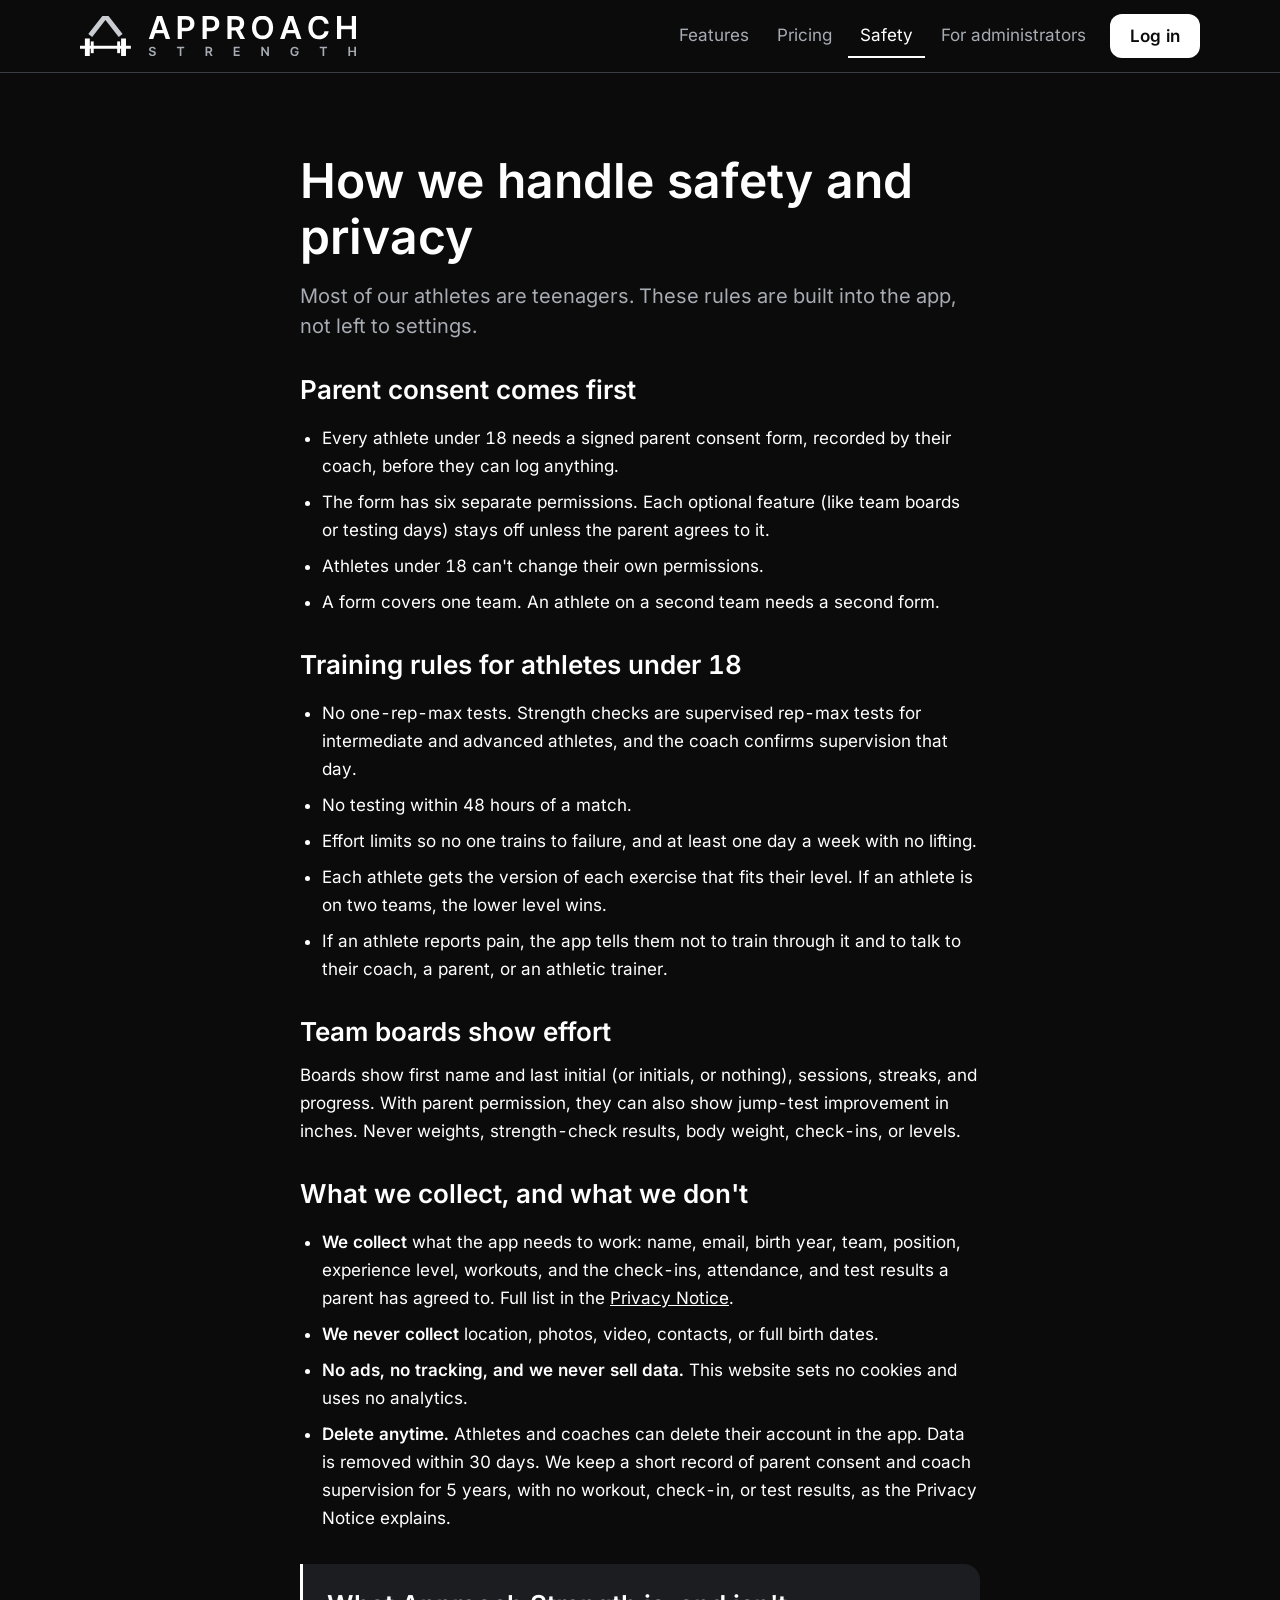
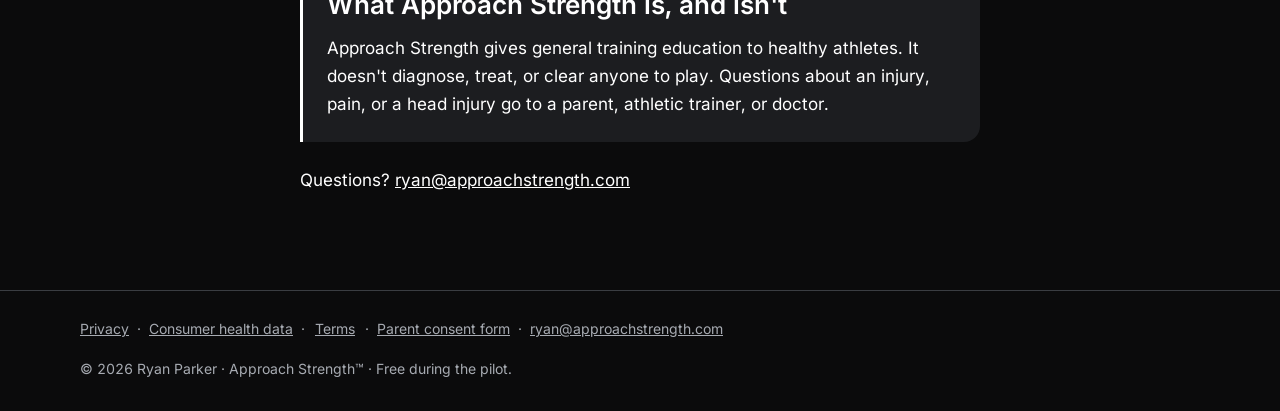
<file: safety.html>
<!doctype html>
<html lang="en">
<head>
  <meta charset="utf-8" />
  <meta name="viewport" content="width=device-width, initial-scale=1" />
  <meta name="color-scheme" content="dark" />
  <title>Safety and privacy · Approach Strength</title>
  <meta name="description" content="How Approach Strength handles parent consent, testing, team boards, and athlete data." />
  <link rel="icon" href="/assets/favicon.svg" type="image/svg+xml" />
  <link rel="stylesheet" href="/site.css" />
</head>
<body>
  <a class="skip" href="#main">Skip to content</a>
  <header class="site-header">
    <div class="wrap header-row">
      <a href="/" class="lockup"><img class="lockup-screen" src="/assets/lockup-plain-on-dark.svg" alt="Approach Strength" width="206" height="40" /><img class="lockup-print" src="/assets/lockup-plain-on-light.svg" alt="" width="206" height="40" /></a>
      <nav class="nav-desktop" aria-label="Main"><a href="/features">Features</a><a href="/pricing">Pricing</a><a href="/safety" aria-current="page">Safety</a><a href="/admin-preview">For administrators</a><a class="button" href="https://app.approachstrength.com">Log in</a></nav>
      <details class="menu">
        <summary><span class="menu-icon" aria-hidden="true"></span>Menu</summary>
        <nav class="menu-panel" aria-label="Main"><a href="/features">Features</a><a href="/pricing">Pricing</a><a href="/safety" aria-current="page">Safety</a><a href="/admin-preview">For administrators</a><a class="button" href="https://app.approachstrength.com">Log in</a></nav>
      </details>
    </div>
  </header>
  <main id="main" class="safety">
    <div class="wrap">
      <section class="page-head">
        <h1>How we handle safety and privacy</h1>
        <p class="lead">Most of our athletes are teenagers. These rules are built into the app, not left to settings.</p>
      </section>
      <section>
        <h2>Parent consent comes first</h2>
        <ul><li>Every athlete under 18 needs a signed parent consent form, recorded by their coach, before they can log anything.</li><li>The form has six separate permissions. Each optional feature (like team boards or testing days) stays off unless the parent agrees to it.</li><li>Athletes under 18 can't change their own permissions.</li><li>A form covers one team. An athlete on a second team needs a second form.</li></ul>
      </section>
      <section>
        <h2>Training rules for athletes under 18</h2>
        <ul><li>No one-rep-max tests. Strength checks are supervised rep-max tests for intermediate and advanced athletes, and the coach confirms supervision that day.</li><li>No testing within 48 hours of a match.</li><li>Effort limits so no one trains to failure, and at least one day a week with no lifting.</li><li>Each athlete gets the version of each exercise that fits their level. If an athlete is on two teams, the lower level wins.</li><li>If an athlete reports pain, the app tells them not to train through it and to talk to their coach, a parent, or an athletic trainer.</li></ul>
      </section>
      <section>
        <h2>Team boards show effort</h2>
        <p>Boards show first name and last initial (or initials, or nothing), sessions, streaks, and progress. With parent permission, they can also show jump-test improvement in inches. Never weights, strength-check results, body weight, check-ins, or levels.</p>
      </section>
      <section>
        <h2>What we collect, and what we don't</h2>
        <ul><li><strong>We collect</strong> what the app needs to work: name, email, birth year, team, position, experience level, workouts, and the check-ins, attendance, and test results a parent has agreed to. Full list in the <a href="/privacy">Privacy Notice</a>.</li><li><strong>We never collect</strong> location, photos, video, contacts, or full birth dates.</li><li><strong>No ads, no tracking, and we never sell data.</strong> This website sets no cookies and uses no analytics.</li><li><strong>Delete anytime.</strong> Athletes and coaches can delete their account in the app. Data is removed within 30 days. We keep a short record of parent consent and coach supervision for 5 years, with no workout, check-in, or test results, as the Privacy Notice explains.</li></ul>
      </section>
      <section class="info-card">
        <h2>What Approach Strength is, and isn't</h2>
        <p>Approach Strength gives general training education to healthy athletes. It doesn't diagnose, treat, or clear anyone to play. Questions about an injury, pain, or a head injury go to a parent, athletic trainer, or doctor.</p>
      </section>
      <p class="closing">Questions? <a href="mailto:ryan@approachstrength.com">ryan@approachstrength.com</a></p>
    </div>
  </main>
  <footer class="site-footer">
    <div class="wrap">
      <nav aria-label="Footer"><a href="/privacy">Privacy</a><span aria-hidden="true"> · </span><a href="/privacy#health-data">Consumer health data</a><span aria-hidden="true"> · </span><a href="/terms">Terms</a><span aria-hidden="true"> · </span><a href="/consent">Parent consent form</a><span aria-hidden="true"> · </span><a href="mailto:ryan@approachstrength.com">ryan@approachstrength.com</a></nav>
      <p class="owner">© 2026 Ryan Parker · Approach Strength™ · Free during the pilot.</p>
    </div>
  </footer>
</body>
</html>
</file>
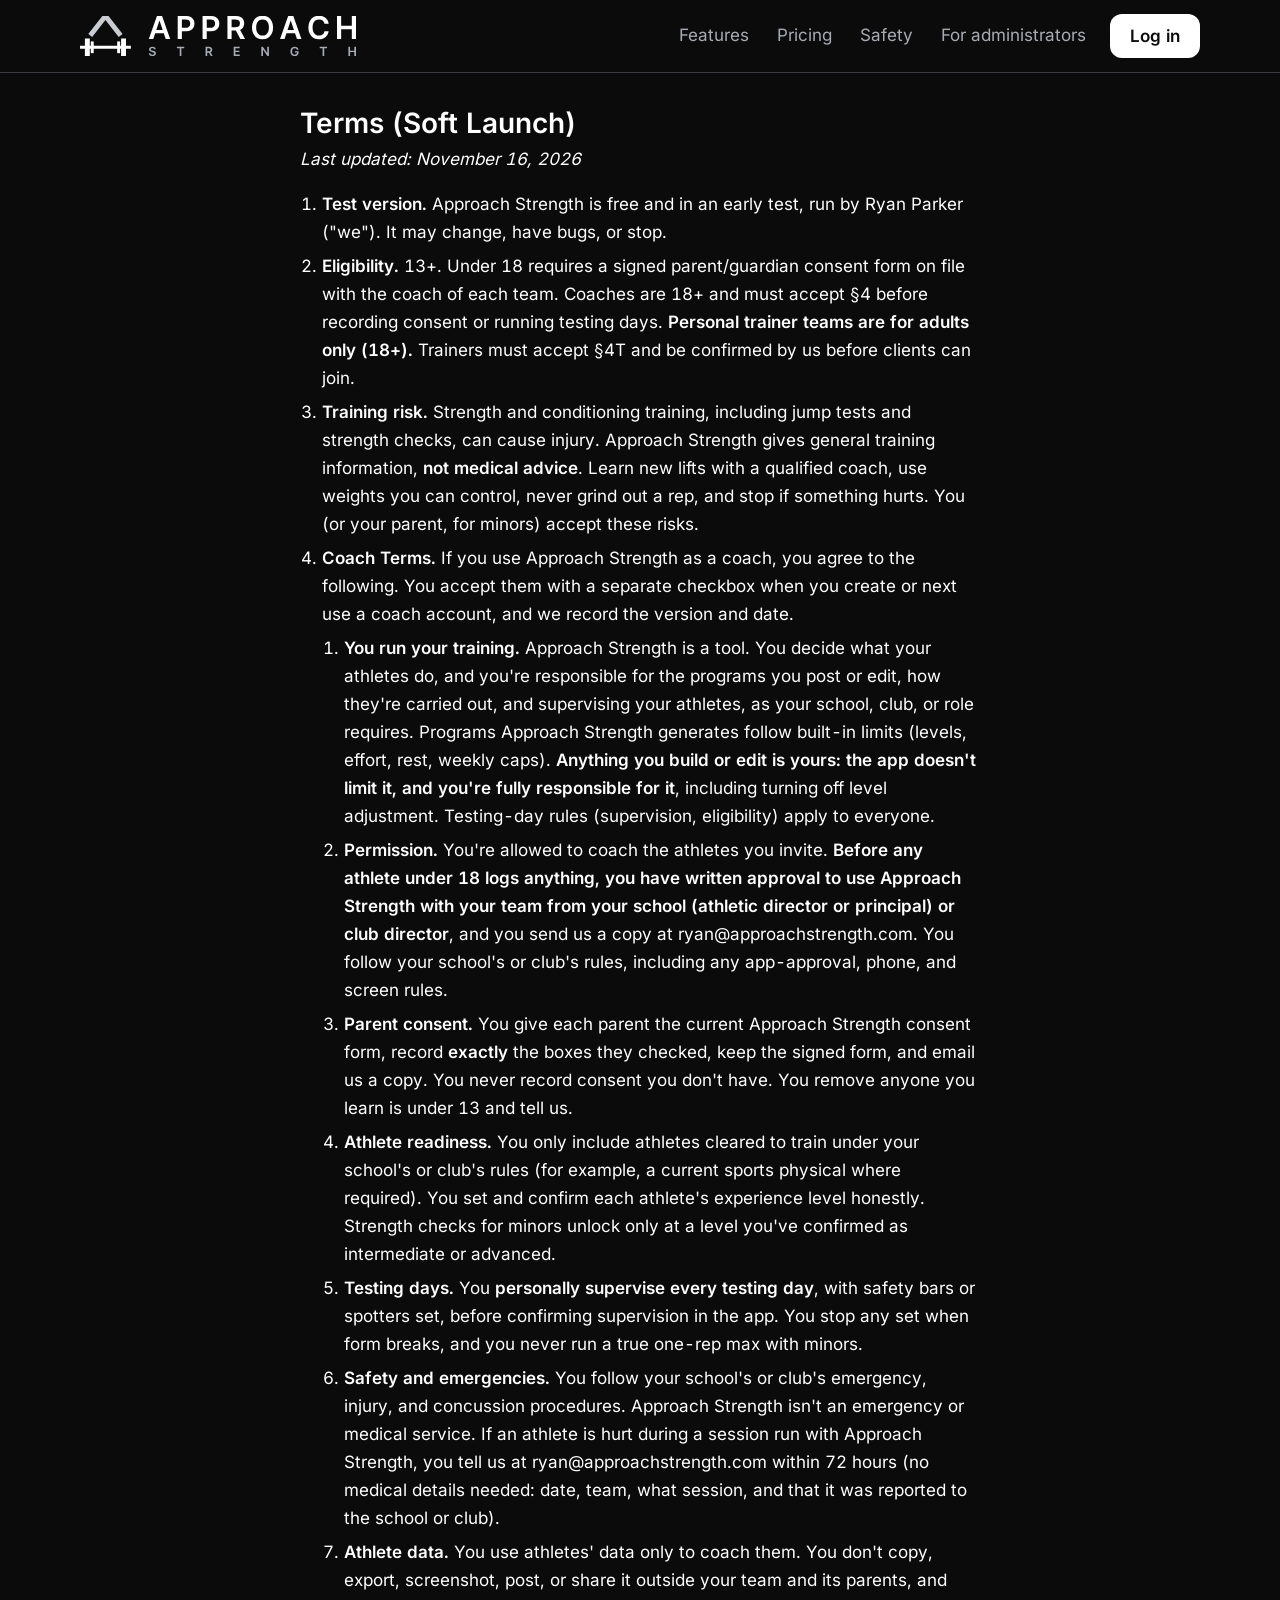
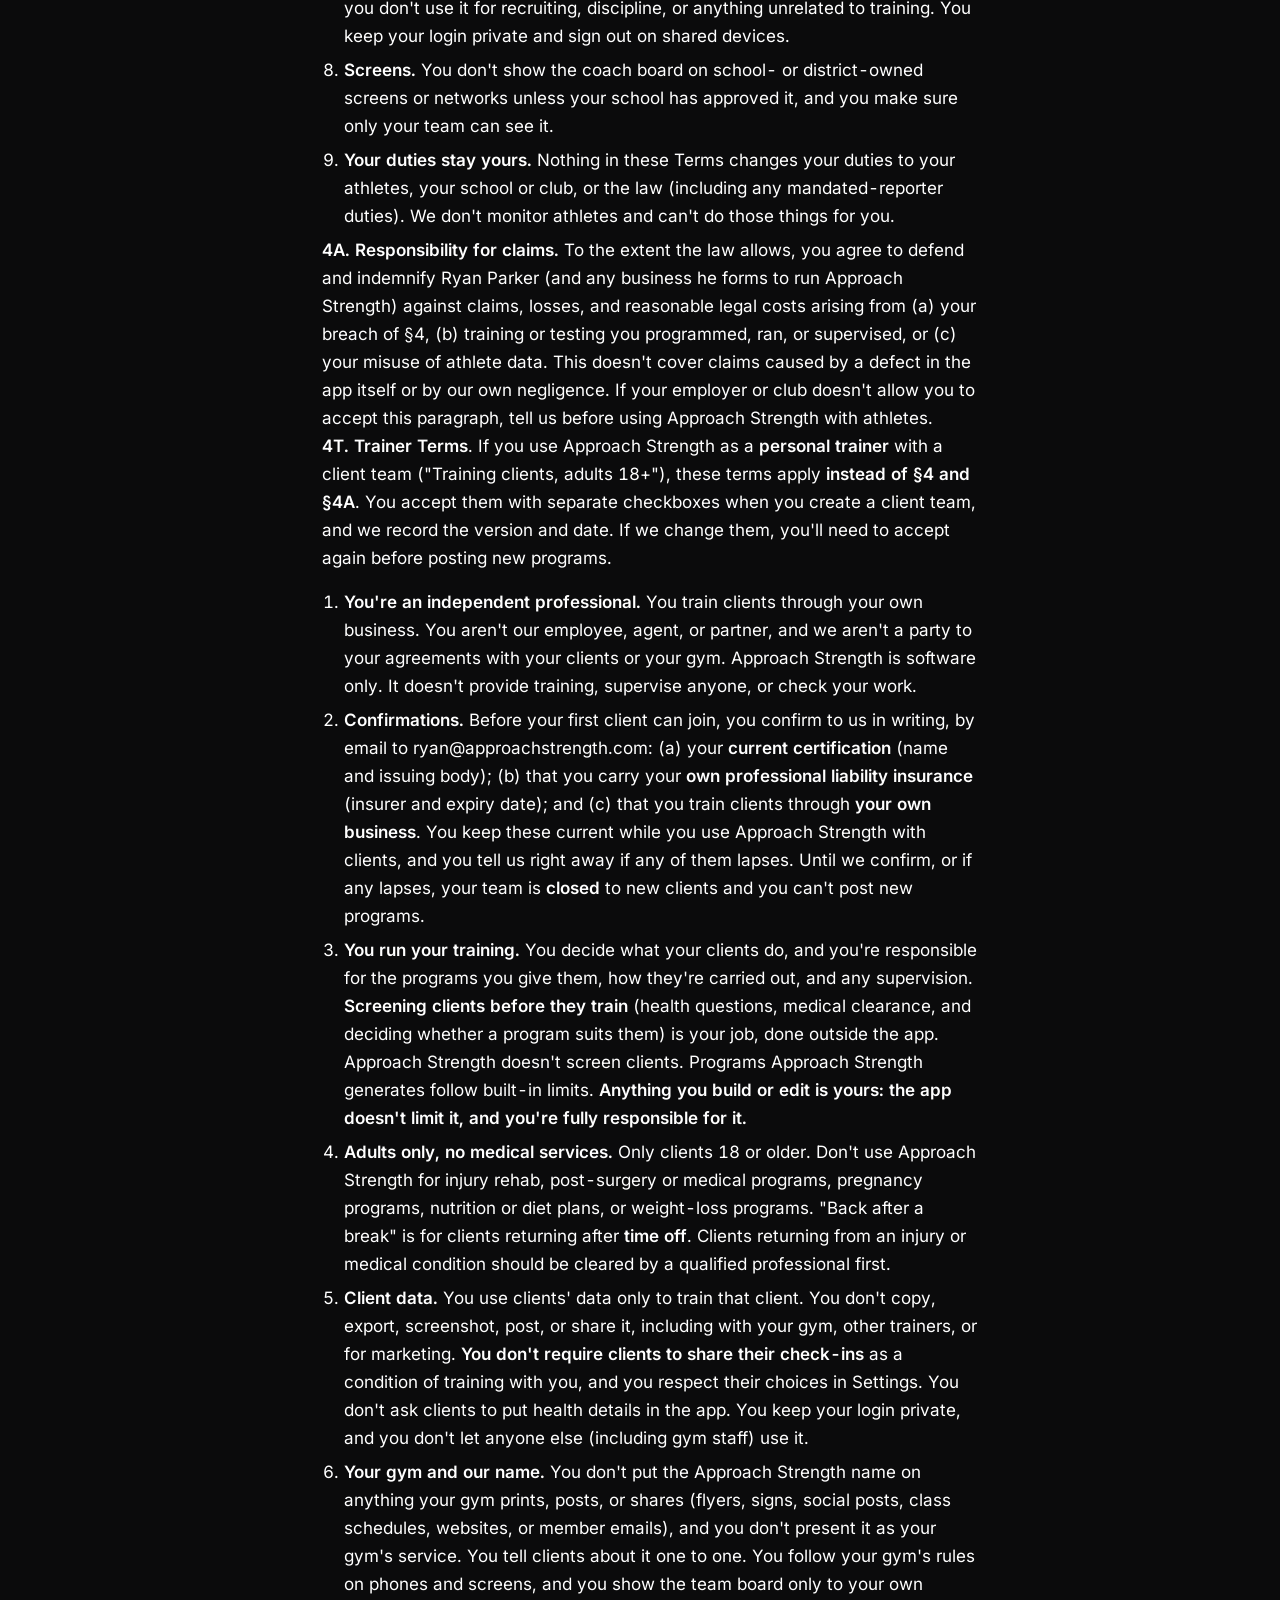
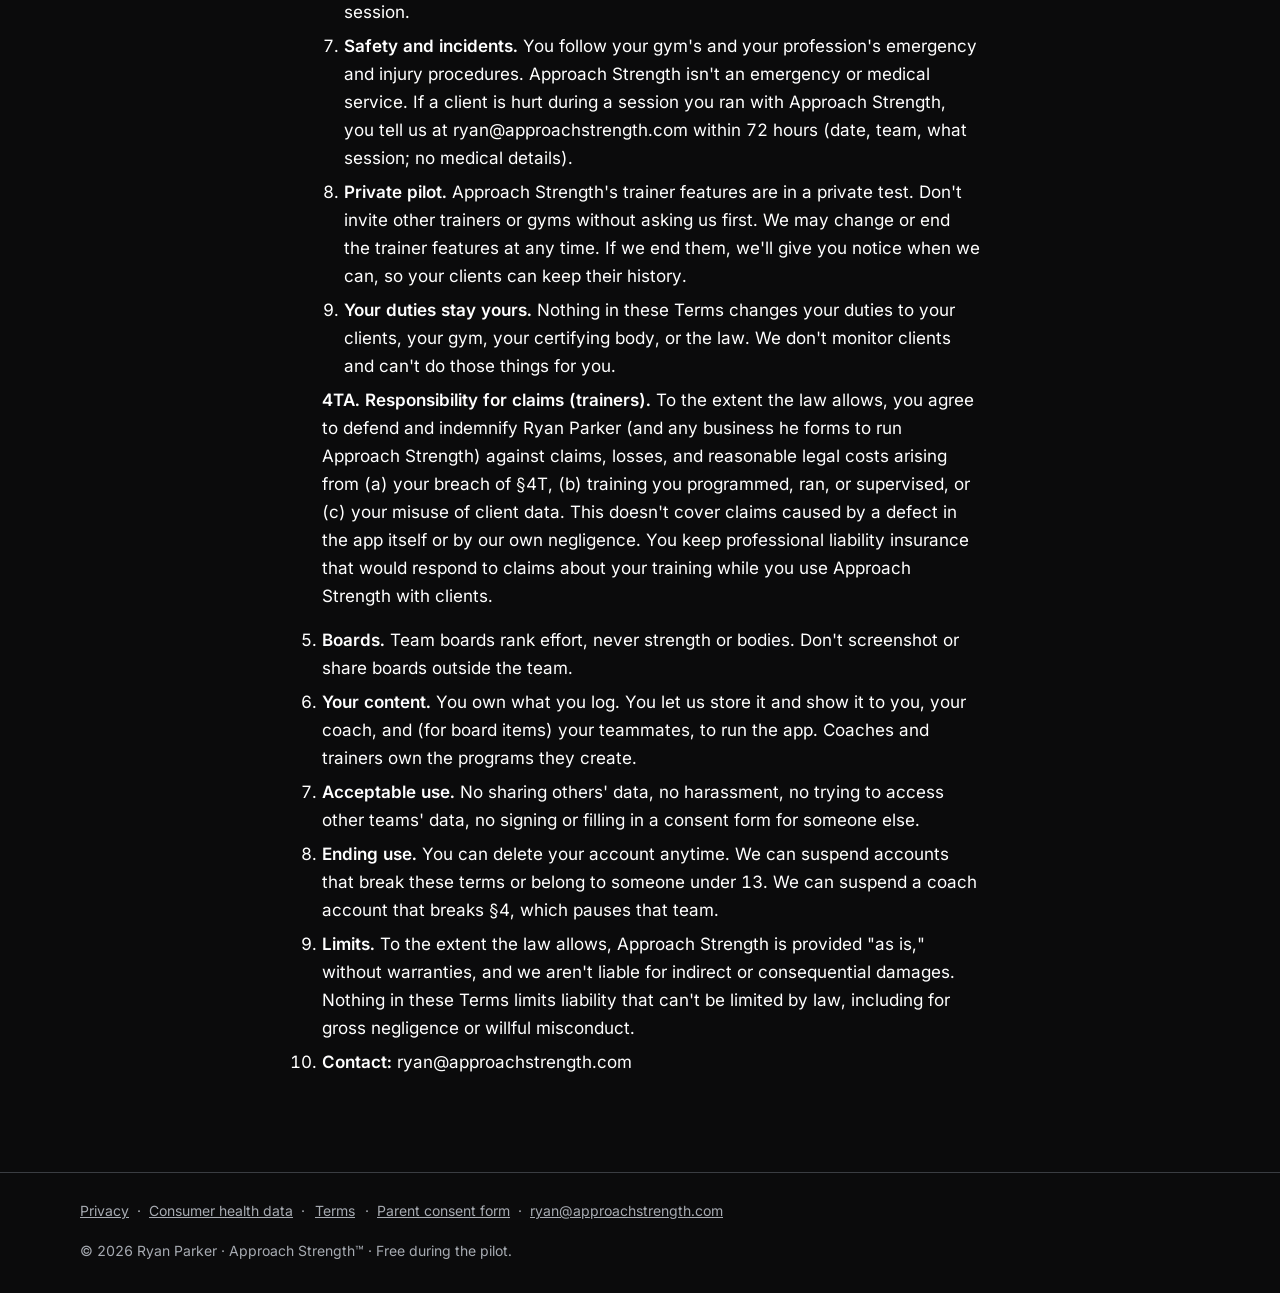
<file: terms.html>
<!doctype html>
<html lang="en">
<head>
  <meta charset="utf-8" />
  <meta name="viewport" content="width=device-width, initial-scale=1" />
  <meta name="color-scheme" content="dark" />
  <title>Terms · Approach Strength</title>
  <link rel="icon" href="/assets/favicon.svg" type="image/svg+xml" />
  <link rel="stylesheet" href="/site.css" />
</head>
<body>
  <a class="skip" href="#main">Skip to content</a>
  <header class="site-header">
    <div class="wrap header-row">
      <a href="/" class="lockup"><img class="lockup-screen" src="/assets/lockup-plain-on-dark.svg" alt="Approach Strength" width="206" height="40" /><img class="lockup-print" src="/assets/lockup-plain-on-light.svg" alt="" width="206" height="40" /></a>
      <nav class="nav-desktop" aria-label="Main"><a href="/features">Features</a><a href="/pricing">Pricing</a><a href="/safety">Safety</a><a href="/admin-preview">For administrators</a><a class="button" href="https://app.approachstrength.com">Log in</a></nav>
      <details class="menu">
        <summary><span class="menu-icon" aria-hidden="true"></span>Menu</summary>
        <nav class="menu-panel" aria-label="Main"><a href="/features">Features</a><a href="/pricing">Pricing</a><a href="/safety">Safety</a><a href="/admin-preview">For administrators</a><a class="button" href="https://app.approachstrength.com">Log in</a></nav>
      </details>
    </div>
  </header>
  <main id="main" class="legal">
    <div class="wrap wrap-read">
    <h1>Terms (Soft Launch)</h1>
    <p><em>Last updated: November 16, 2026</em></p>
    <ol>
      <li><strong>Test version.</strong> Approach Strength is free and in an early test, run by Ryan Parker ("we"). It may change, have bugs, or stop.</li>
      <li><strong>Eligibility.</strong> 13+. Under 18 requires a signed parent/guardian consent form on file with the coach of each team. Coaches are 18+ and must accept §4 before recording consent or running testing days. <strong>Personal trainer teams are for adults only (18+).</strong> Trainers must accept §4T and be confirmed by us before clients can join.</li>
      <li><strong>Training risk.</strong> Strength and conditioning training, including jump tests and strength checks, can cause injury. Approach Strength gives general training information, <strong>not medical advice</strong>. Learn new lifts with a qualified coach, use weights you can control, never grind out a rep, and stop if something hurts. You (or your parent, for minors) accept these risks.</li>
      <li id="coach-terms"><strong>Coach Terms.</strong> If you use Approach Strength as a coach, you agree to the following. You accept them with a separate checkbox when you create or next use a coach account, and we record the version and date.
        <ol>
          <li><strong>You run your training.</strong> Approach Strength is a tool. You decide what your athletes do, and you're responsible for the programs you post or edit, how they're carried out, and supervising your athletes, as your school, club, or role requires. Programs Approach Strength generates follow built-in limits (levels, effort, rest, weekly caps). <strong>Anything you build or edit is yours: the app doesn't limit it, and you're fully responsible for it</strong>, including turning off level adjustment. Testing-day rules (supervision, eligibility) apply to everyone.</li>
          <li><strong>Permission.</strong> You're allowed to coach the athletes you invite. <strong>Before any athlete under 18 logs anything, you have written approval to use Approach Strength with your team from your school (athletic director or principal) or club director</strong>, and you send us a copy at ryan@approachstrength.com. You follow your school's or club's rules, including any app-approval, phone, and screen rules.</li>
          <li><strong>Parent consent.</strong> You give each parent the current Approach Strength consent form, record <strong>exactly</strong> the boxes they checked, keep the signed form, and email us a copy. You never record consent you don't have. You remove anyone you learn is under 13 and tell us.</li>
          <li><strong>Athlete readiness.</strong> You only include athletes cleared to train under your school's or club's rules (for example, a current sports physical where required). You set and confirm each athlete's experience level honestly. Strength checks for minors unlock only at a level you've confirmed as intermediate or advanced.</li>
          <li><strong>Testing days.</strong> You <strong>personally supervise every testing day</strong>, with safety bars or spotters set, before confirming supervision in the app. You stop any set when form breaks, and you never run a true one-rep max with minors.</li>
          <li><strong>Safety and emergencies.</strong> You follow your school's or club's emergency, injury, and concussion procedures. Approach Strength isn't an emergency or medical service. If an athlete is hurt during a session run with Approach Strength, you tell us at ryan@approachstrength.com within 72 hours (no medical details needed: date, team, what session, and that it was reported to the school or club).</li>
          <li><strong>Athlete data.</strong> You use athletes' data only to coach them. You don't copy, export, screenshot, post, or share it outside your team and its parents, and you don't use it for recruiting, discipline, or anything unrelated to training. You keep your login private and sign out on shared devices.</li>
          <li><strong>Screens.</strong> You don't show the coach board on school- or district-owned screens or networks unless your school has approved it, and you make sure only your team can see it.</li>
          <li><strong>Your duties stay yours.</strong> Nothing in these Terms changes your duties to your athletes, your school or club, or the law (including any mandated-reporter duties). We don't monitor athletes and can't do those things for you.</li>
        </ol>
        <p><strong>4A. Responsibility for claims.</strong> To the extent the law allows, you agree to defend and indemnify Ryan Parker (and any business he forms to run Approach Strength) against claims, losses, and reasonable legal costs arising from (a) your breach of §4, (b) training or testing you programmed, ran, or supervised, or (c) your misuse of athlete data. This doesn't cover claims caused by a defect in the app itself or by our own negligence. If your employer or club doesn't allow you to accept this paragraph, tell us before using Approach Strength with athletes.<br /><span id="trainer-terms"></span><strong>4T. Trainer Terms</strong>. If you use Approach Strength as a <strong>personal trainer</strong> with a client team ("Training clients, adults 18+"), these terms apply <strong>instead of §4 and §4A</strong>. You accept them with separate checkboxes when you create a client team, and we record the version and date. If we change them, you'll need to accept again before posting new programs.</p>
        <ol>
          <li><strong>You're an independent professional.</strong> You train clients through your own business. You aren't our employee, agent, or partner, and we aren't a party to your agreements with your clients or your gym. Approach Strength is software only. It doesn't provide training, supervise anyone, or check your work.</li>
          <li><strong>Confirmations.</strong> Before your first client can join, you confirm to us in writing, by email to ryan@approachstrength.com: (a) your <strong>current certification</strong> (name and issuing body); (b) that you carry your <strong>own professional liability insurance</strong> (insurer and expiry date); and (c) that you train clients through <strong>your own business</strong>. You keep these current while you use Approach Strength with clients, and you tell us right away if any of them lapses. Until we confirm, or if any lapses, your team is <strong>closed</strong> to new clients and you can't post new programs.</li>
          <li><strong>You run your training.</strong> You decide what your clients do, and you're responsible for the programs you give them, how they're carried out, and any supervision. <strong>Screening clients before they train</strong> (health questions, medical clearance, and deciding whether a program suits them) is your job, done outside the app. Approach Strength doesn't screen clients. Programs Approach Strength generates follow built-in limits. <strong>Anything you build or edit is yours: the app doesn't limit it, and you're fully responsible for it.</strong></li>
          <li><strong>Adults only, no medical services.</strong> Only clients 18 or older. Don't use Approach Strength for injury rehab, post-surgery or medical programs, pregnancy programs, nutrition or diet plans, or weight-loss programs. "Back after a break" is for clients returning after <strong>time off</strong>. Clients returning from an injury or medical condition should be cleared by a qualified professional first.</li>
          <li><strong>Client data.</strong> You use clients' data only to train that client. You don't copy, export, screenshot, post, or share it, including with your gym, other trainers, or for marketing. <strong>You don't require clients to share their check-ins</strong> as a condition of training with you, and you respect their choices in Settings. You don't ask clients to put health details in the app. You keep your login private, and you don't let anyone else (including gym staff) use it.</li>
          <li><strong>Your gym and our name.</strong> You don't put the Approach Strength name on anything your gym prints, posts, or shares (flyers, signs, social posts, class schedules, websites, or member emails), and you don't present it as your gym's service. You tell clients about it one to one. You follow your gym's rules on phones and screens, and you show the team board only to your own session.</li>
          <li><strong>Safety and incidents.</strong> You follow your gym's and your profession's emergency and injury procedures. Approach Strength isn't an emergency or medical service. If a client is hurt during a session you ran with Approach Strength, you tell us at ryan@approachstrength.com within 72 hours (date, team, what session; no medical details).</li>
          <li><strong>Private pilot.</strong> Approach Strength's trainer features are in a private test. Don't invite other trainers or gyms without asking us first. We may change or end the trainer features at any time. If we end them, we'll give you notice when we can, so your clients can keep their history.</li>
          <li><strong>Your duties stay yours.</strong> Nothing in these Terms changes your duties to your clients, your gym, your certifying body, or the law. We don't monitor clients and can't do those things for you.</li>
        </ol>
        <p><strong>4TA. Responsibility for claims (trainers).</strong> To the extent the law allows, you agree to defend and indemnify Ryan Parker (and any business he forms to run Approach Strength) against claims, losses, and reasonable legal costs arising from (a) your breach of §4T, (b) training you programmed, ran, or supervised, or (c) your misuse of client data. This doesn't cover claims caused by a defect in the app itself or by our own negligence. You keep professional liability insurance that would respond to claims about your training while you use Approach Strength with clients.</p>
      </li>
      <li><strong>Boards.</strong> Team boards rank effort, never strength or bodies. Don't screenshot or share boards outside the team.</li>
      <li><strong>Your content.</strong> You own what you log. You let us store it and show it to you, your coach, and (for board items) your teammates, to run the app. Coaches and trainers own the programs they create.</li>
      <li><strong>Acceptable use.</strong> No sharing others' data, no harassment, no trying to access other teams' data, no signing or filling in a consent form for someone else.</li>
      <li><strong>Ending use.</strong> You can delete your account anytime. We can suspend accounts that break these terms or belong to someone under 13. We can suspend a coach account that breaks §4, which pauses that team.</li>
      <li><strong>Limits.</strong> To the extent the law allows, Approach Strength is provided "as is," without warranties, and we aren't liable for indirect or consequential damages. Nothing in these Terms limits liability that can't be limited by law, including for gross negligence or willful misconduct.</li>
      <li><strong>Contact:</strong> ryan@approachstrength.com</li>
    </ol>
    </div>
  </main>
  <footer class="site-footer">
    <div class="wrap">
      <nav aria-label="Footer"><a href="/privacy">Privacy</a><span aria-hidden="true"> · </span><a href="/privacy#health-data">Consumer health data</a><span aria-hidden="true"> · </span><a href="/terms">Terms</a><span aria-hidden="true"> · </span><a href="/consent">Parent consent form</a><span aria-hidden="true"> · </span><a href="mailto:ryan@approachstrength.com">ryan@approachstrength.com</a></nav>
      <p class="owner">© 2026 Ryan Parker · Approach Strength™ · Free during the pilot.</p>
    </div>
  </footer>
</body>
</html>
</file>
<file: site.css>
/* Approach Strength website (docs/design/marketing-site.md §1). Dark only; light print styles for the legal pages.
   Fonts are self-hosted (no font CDN). No JavaScript. */
@font-face { font-family: 'Inter Tight'; font-weight: 600; font-style: normal; font-display: swap; src: url(/fonts/inter-tight-600.woff2) format('woff2'); }
@font-face { font-family: 'Inter'; font-weight: 400; font-style: normal; font-display: swap; src: url(/fonts/inter-400.woff2) format('woff2'); }
@font-face { font-family: 'Inter'; font-weight: 600; font-style: normal; font-display: swap; src: url(/fonts/inter-600.woff2) format('woff2'); }
:root {
  --bg: #0B0B0C; --surface: #1C1D20; --raised: #26282C; --ink: #FFFFFF; --muted: #A7ABB2; --line: #3A3D42;
  --outline: #6B7078; --achieve: #C9CDD2; --steel: #A7ABB2;
  --gutter: 16px; --pad: 64px; --gap: 16px;
  color-scheme: dark;
}
@media (min-width: 768px) { :root { --gutter: 24px; --gap: 24px; } }
@media (min-width: 1200px) { :root { --gutter: 32px; --pad: 96px; } }
* { box-sizing: border-box; }
html { -webkit-text-size-adjust: 100%; }
body { margin: 0; background: var(--bg); color: var(--ink); font: 400 16px/26px Inter, 'Helvetica Neue', Arial, sans-serif; font-variant-numeric: tabular-nums; overflow-wrap: anywhere; }
@media (min-width: 768px) { body { font-size: 17px; line-height: 28px; } }
img, svg { max-width: 100%; height: auto; }
a { color: var(--ink); }
a:hover { text-decoration: none; }
:focus-visible { outline: 2px solid var(--ink); outline-offset: 2px; border-radius: 4px; }
h1, h2, h3 { font-weight: 600; margin: 0; }
h1 { font-size: 34px; line-height: 42px; }
h2 { font-size: 26px; line-height: 32px; }
h3 { font-size: 18px; line-height: 26px; }
@media (min-width: 768px) { h1 { font-size: 48px; line-height: 56px; } h2 { font-size: 32px; line-height: 40px; } h3 { font-size: 20px; line-height: 28px; } }
p { margin: 0 0 16px; }
.wrap { max-width: 1184px; margin: 0 auto; padding: 0 var(--gutter); }
.wrap-read { max-width: calc(680px + 2 * var(--gutter)); }
.lead { font-size: 18px; line-height: 28px; color: var(--muted); max-width: 680px; }
@media (min-width: 768px) { .lead { font-size: 20px; line-height: 30px; } }
.muted { color: var(--muted); }
.skip { position: absolute; left: 8px; top: -100px; background: var(--ink); color: var(--bg); padding: 12px 16px; border-radius: 12px; z-index: 10; font-weight: 600; }
.skip:focus { top: 8px; }
/* Labels and pills (Inter Tight only here and in the logo) */
.status, .kicker, .tag, .pill { font-family: 'Inter Tight', Inter, sans-serif; font-weight: 600; font-size: 12px; line-height: 16px; letter-spacing: .12em; text-transform: uppercase; }
.status { display: inline-block; padding: 4px 10px; border-radius: 999px; white-space: nowrap; vertical-align: middle; }
.status-live { background: #FFFFFF; color: #0B0B0C; border: 1px solid #FFFFFF; }
.status-soon { border: 1px solid var(--steel); color: var(--ink); }
.status-later { border: 1px dashed var(--steel); color: var(--muted); }
.pill { display: inline-block; border: 1px solid var(--steel); border-radius: 999px; padding: 6px 14px; color: var(--ink); }
.kicker { color: var(--muted); margin: 0 0 24px; }
/* Header */
.site-header { border-bottom: 1px solid var(--line); }
.header-row { display: flex; align-items: center; justify-content: space-between; gap: 16px; min-height: 72px; position: relative; }
.lockup { display: inline-flex; align-items: center; min-height: 44px; }
.lockup img { height: 40px; width: auto; display: block; }
.lockup-print { display: none !important; }
@media (max-width: 399px) { .lockup img { height: 32px; } }
.header-row > .lockup { min-width: 0; flex: 0 1 auto; }
.nav-desktop { display: none; align-items: center; gap: 4px; }
.nav-desktop a:not(.button), .menu-panel a:not(.button) { color: var(--muted); text-decoration: none; display: inline-flex; align-items: center; min-height: 44px; padding: 0 12px; border-bottom: 2px solid transparent; }
.nav-desktop a:not(.button):hover, .menu-panel a:not(.button):hover { color: var(--ink); }
.nav-desktop a[aria-current], .menu-panel a[aria-current] { color: var(--ink); border-bottom-color: var(--ink); }
.button { display: inline-flex; align-items: center; justify-content: center; min-height: 44px; padding: 0 20px; border-radius: 12px; background: #FFFFFF; color: #0B0B0C; font-weight: 600; text-decoration: none; margin-left: 8px; }
.menu { position: static; }
.menu summary { white-space: nowrap; flex: none; list-style: none; display: inline-flex; align-items: center; gap: 8px; min-height: 44px; min-width: 44px; padding: 0 12px; border: 1px solid var(--outline); border-radius: 12px; cursor: pointer; font-weight: 600; }
.menu summary::-webkit-details-marker { display: none; }
.menu-icon { width: 18px; height: 12px; border-top: 2px solid var(--ink); border-bottom: 2px solid var(--ink); position: relative; }
.menu-icon::after { content: ''; position: absolute; left: 0; right: 0; top: 3px; border-top: 2px solid var(--ink); }
.menu-panel { position: absolute; left: 0; right: 0; top: 100%; background: var(--bg); border-bottom: 1px solid var(--line); padding: 8px var(--gutter) 16px; display: flex; flex-direction: column; z-index: 5; }
.menu-panel a:not(.button) { min-height: 48px; padding: 0; }
.menu-panel .button { margin: 8px 0 0; min-height: 48px; }
@media (min-width: 768px) { .nav-desktop { display: flex; } .menu { display: none; } }
/* Footer */
.site-footer { border-top: 1px solid var(--line); margin-top: var(--pad); padding: 16px 0 32px; font-size: 14px; line-height: 20px; color: var(--muted); }
.site-footer nav { display: flex; flex-wrap: wrap; align-items: center; }
.site-footer nav a { color: var(--muted); display: inline-flex; align-items: center; justify-content: center; min-height: 44px; min-width: 44px; }
.site-footer nav a:hover { color: var(--ink); }
.site-footer nav span { padding: 0 8px; }
.owner { margin: 8px 0 0; }
/* Sections */
main { display: block; }
.band { padding: var(--pad) 0 0; }
.page-head { padding: 48px 0 0; }
.page-head h1 { margin-bottom: 16px; }
.band > h2:not(.kicker) { margin-bottom: 24px; }
@media (min-width: 900px) { .band-split { display: grid; grid-template-columns: 240px 1fr; gap: 24px; align-items: start; } .band-split .kicker { margin: 6px 0 0; } }
.see { margin: 16px 0 0; }
.band .see { text-align: right; }
.band-split .see { text-align: left; }
.text-link { display: inline-flex; align-items: center; gap: 6px; min-height: 44px; font-weight: 600; }
.closing { margin-top: 24px; }
/* Hero and entry cards */
.hero { text-align: center; padding: 48px 0 0; }
.hero h1 img { width: 160px; margin: 0 auto; display: block; }
@media (min-width: 768px) { .hero h1 img { width: 200px; } }
.tagline { font-weight: 600; font-size: 22px; line-height: 30px; margin: 24px 0 8px; }
@media (min-width: 768px) { .tagline { font-size: 28px; line-height: 36px; } }
.hero .lead { margin: 0 auto 16px; }
.entry-grid { display: grid; gap: var(--gap); margin-top: 32px; text-align: left; }
@media (min-width: 900px) { .entry-grid { grid-template-columns: repeat(3, 1fr); } }
.entry-card { display: flex; flex-direction: column; gap: 8px; min-height: 72px; padding: 24px; background: var(--surface); border: 1px solid var(--outline); border-radius: 16px; text-decoration: none; color: var(--ink); }
@media (min-width: 900px) { .entry-card { min-height: 96px; } }
.entry-card:hover { border-color: var(--ink); }
.entry-card:active { background: var(--raised); }
.entry-title { display: flex; justify-content: space-between; font-weight: 600; font-size: 20px; line-height: 28px; }
.entry-line { color: var(--muted); }
/* How it works */
.steps { list-style: none; margin: 0 0 32px; padding: 0; display: grid; gap: var(--gap); }
@media (min-width: 900px) { .steps { grid-template-columns: repeat(3, 1fr); } }
.step-num { display: inline-flex; align-items: center; justify-content: center; width: 40px; height: 40px; border: 1px solid var(--steel); border-radius: 50%; font-weight: 600; margin-bottom: 12px; }
.step h3 { margin-bottom: 8px; }
.step p { color: var(--muted); }
/* Cards */
.card-grid { display: grid; gap: var(--gap); }
@media (min-width: 768px) { .card-grid { grid-template-columns: repeat(2, 1fr); } }
@media (min-width: 1200px) { .card-grid { grid-template-columns: repeat(3, 1fr); } }
.feature-card { background: var(--surface); border: 1px solid var(--line); border-radius: 16px; padding: 24px; }
.feature-title { display: flex; flex-wrap: wrap; align-items: center; gap: 8px 12px; margin-bottom: 8px; }
.feature-card p { color: var(--muted); margin: 0; }
.feature-card .see { text-align: left; margin-top: 8px; }
.feature-row { display: grid; gap: var(--gap); align-items: center; margin-bottom: 48px; }
@media (min-width: 1000px) { .feature-row { grid-template-columns: 3fr 2fr; } .feature-row-flip > .figure { order: 2; } }
.legend { list-style: none; padding: 0; margin: 8px 0 0; display: flex; flex-wrap: wrap; gap: 8px 24px; color: var(--muted); }
/* Figures */
.figure { margin: 0; }
.figure picture { display: block; background: var(--surface); border: 1px solid var(--line); border-radius: 12px; overflow: hidden; }
.figure img { display: block; width: 100%; height: auto; }
.figure-phone picture { max-width: 320px; margin: 0 auto; }
.figure figcaption { font-size: 14px; line-height: 20px; color: var(--muted); margin-top: 8px; }
.figure-phone figcaption { max-width: 320px; margin-left: auto; margin-right: auto; }
/* Pricing */
.price-grid { display: grid; gap: var(--gap); padding-top: 32px; }
@media (min-width: 768px) { .price-grid { grid-template-columns: repeat(2, 1fr); } }
@media (min-width: 1200px) { .price-grid { grid-template-columns: repeat(4, 1fr); } }
.price-card { display: flex; flex-direction: column; background: var(--surface); border: 1px solid var(--outline); border-radius: 16px; padding: 24px; }
.price-card-later { border-style: dashed; }
.tier { font-size: 20px; line-height: 28px; display: flex; flex-wrap: wrap; align-items: center; gap: 8px; margin-bottom: 8px; }
.tier-for { color: var(--muted); }
.price-block { margin: 0 0 4px; display: flex; flex-direction: column; }
.price { font-weight: 600; font-size: 28px; line-height: 36px; }
@media (min-width: 768px) { .price { font-size: 32px; line-height: 40px; } }
.price-card .price + .price { font-size: 22px; line-height: 32px; }
.price-alt { color: var(--ink); }
.price-limits, .price-label { font-size: 14px; line-height: 20px; color: var(--muted); }
.price-label { margin: 4px 0 16px; font-style: normal; }
.tier-items { list-style: none; padding: 0; margin: 0 0 16px; }
.tier-items li { display: flex; gap: 8px; margin: 6px 0; }
.check { color: var(--achieve); }
.questions { margin: auto 0 0; padding-top: 8px; font-size: 14px; line-height: 20px; color: var(--muted); }
.questions a { display: inline-flex; align-items: center; min-height: 44px; }
/* Admin preview */
.preview-banner { display: flex; gap: 12px; align-items: flex-start; background: var(--raised); border-left: 3px solid var(--ink); border-radius: 0 12px 12px 0; padding: 16px; margin-top: 24px; }
.preview-banner p { margin: 0; }
.info { flex: none; display: inline-flex; align-items: center; justify-content: center; width: 24px; height: 24px; border: 1px solid var(--ink); border-radius: 50%; font-weight: 600; font-size: 14px; }
.sample-panel { position: relative; background-color: var(--surface); border: 1px solid var(--line); border-radius: 16px; padding: 24px; overflow: hidden;
  background-image: url("data:image/svg+xml,%3Csvg xmlns='http://www.w3.org/2000/svg' width='420' height='220'%3E%3Ctext x='10' y='150' transform='rotate(-20 210 110)' font-family='Inter Tight, Inter, sans-serif' font-weight='600' font-size='40' fill='%23FFFFFF' fill-opacity='0.05' letter-spacing='4'%3ESAMPLE DATA%3C/text%3E%3C/svg%3E"); }
.panel-head { display: flex; flex-wrap: wrap; justify-content: space-between; gap: 12px; margin-bottom: 16px; }
.panel-title { font-size: 20px; line-height: 28px; }
.panel-caption { font-size: 14px; line-height: 20px; color: var(--muted); margin: 4px 0 0; }
.tags { display: flex; gap: 8px; align-items: flex-start; }
.tag { background: var(--raised); border: 1px solid var(--steel); border-radius: 999px; padding: 4px 10px; white-space: nowrap; }
.summary-strip { margin-top: 32px; }
.stats { display: flex; flex-wrap: wrap; gap: 8px 48px; }
.stats p { margin: 0; color: var(--muted); }
.stat { font-weight: 600; font-size: 32px; line-height: 36px; color: var(--ink); }
@media (min-width: 768px) { .stat { font-size: 40px; line-height: 44px; } }
.stats .stat { display: block; }
.panel-grid { display: grid; gap: var(--gap); margin-top: var(--gap); }
@media (min-width: 1200px) { .panel-grid { grid-template-columns: repeat(2, 1fr); } .sample-panel-wide { grid-column: 1 / -1; } }
.data { width: 100%; border-collapse: collapse; font-size: 15px; line-height: 22px; }
.data th, .data td { text-align: left; padding: 8px 8px 8px 0; border-bottom: 1px solid var(--line); vertical-align: top; }
.data thead th { color: var(--muted); font-weight: 600; font-size: 14px; overflow-wrap: normal; word-break: normal; hyphens: manual; }
@media (max-width: 399px) { .data { font-size: 14px; } .data thead th { font-size: 12px; } }
.data .num { font-variant-numeric: tabular-nums; }
.cell-sub { display: none; color: var(--muted); font-weight: 400; font-size: 14px; }
@media (max-width: 399px) { .col-phase { display: none; } .cell-sub { display: block; } }
.note { font-size: 14px; line-height: 20px; color: var(--muted); margin: 12px 0 0; }
.rows { list-style: none; padding: 0; margin: 12px 0 0; }
.rows li { display: flex; flex-wrap: wrap; justify-content: space-between; gap: 4px 16px; padding: 8px 0; border-bottom: 1px solid var(--line); }
.bars, .effort { list-style: none; padding: 0; margin: 0; }
.bars li, .effort li { margin: 0 0 16px; }
.bar-label { display: block; font-weight: 600; margin-bottom: 4px; }
.bar-row { display: flex; align-items: center; gap: 12px; flex-wrap: wrap; }
.bar { flex: 1 1 120px; height: 12px; background: var(--line); border-radius: 999px; overflow: hidden; }
.bar > span { display: block; height: 100%; background: var(--achieve); }
.effort .bar-row { margin-top: 6px; }
.effort .num { min-width: 220px; }
.minis { display: grid; gap: var(--gap); }
@media (min-width: 768px) { .minis { grid-template-columns: repeat(2, 1fr); } }
@media (min-width: 1200px) { .minis { grid-template-columns: repeat(4, 1fr); } }
.mini { margin: 0; }
.mini figcaption { font-weight: 600; margin-bottom: 8px; }
.mini svg { width: 100%; max-width: 280px; }
.mini rect { fill: #C9CDD2; }
.mini text { fill: #A7ABB2; font: 12px Inter, sans-serif; text-anchor: middle; }
.mini text.val { fill: #FFFFFF; font-weight: 600; }
.numbers { margin-top: 16px; }
.numbers summary { display: inline-flex; align-items: center; min-height: 44px; cursor: pointer; font-weight: 600; }
.table-wrap { max-width: 100%; }
.numbers .data th, .numbers .data td { padding-right: 6px; font-size: 14px; }
/* Safety, 404, legal */
.safety section { margin-top: 32px; }
.safety h2 { font-size: 22px; line-height: 30px; margin-bottom: 12px; }
@media (min-width: 768px) { .safety h2 { font-size: 26px; line-height: 34px; } }
.safety ul { padding-left: 22px; }
.safety li { margin: 8px 0; }
.safety .wrap, .legal .wrap { max-width: calc(680px + 2 * var(--gutter)); }
.info-card { background: var(--surface); border-left: 3px solid var(--ink); border-radius: 0 16px 16px 0; padding: 24px; }
.info-card p { margin: 0; }
.not-found { text-align: center; padding: 96px 0 0; }
.not-found img { width: 48px; margin: 0 auto 24px; display: block; }
.not-found h1 { margin-bottom: 16px; }
.legal h1 { font-size: 28px; line-height: 36px; margin: 32px 0 4px; }
.legal h2 { font-size: 18px; line-height: 26px; margin: 32px 0 8px; letter-spacing: .06em; text-transform: uppercase; }
.legal h3 { font-size: 16px; margin: 24px 0 6px; }
.legal ul, .legal ol { padding-left: 22px; }
.legal li { margin: 6px 0; }
.legal :target { scroll-margin-top: 16px; }
.legal table { width: 100%; border-collapse: collapse; margin: 12px 0; font-size: 14px; line-height: 20px; }
.legal th, .legal td { border: 1px solid var(--line); padding: 8px; text-align: left; vertical-align: top; }
.legal th { background: var(--surface); }
.box { border: 1px solid var(--line); border-radius: 12px; padding: 12px 16px; margin: 12px 0; background: var(--surface); display: flex; gap: 12px; align-items: flex-start; break-inside: avoid; }
.box .sq { flex: none; width: 20px; height: 20px; border: 2px solid var(--ink); border-radius: 3px; margin-top: 3px; }
.box p { margin: 0; }
.line { display: inline-block; min-width: 200px; border-bottom: 1px solid var(--muted); height: 1.2em; vertical-align: bottom; }
.print { font-size: 14px; color: var(--muted); }
@media (prefers-reduced-motion: reduce) { * { transition: none !important; } }
@media print {
  :root { --bg: #FFFFFF; --surface: #FFFFFF; --line: #000000; --ink: #000000; --muted: #333333; }
  body { background: #FFFFFF; color: #000000; font-size: 11pt; line-height: 1.45; }
  a { color: #000000; }
  .skip, .nav-desktop, .menu, .site-footer, .print { display: none !important; }
  .lockup-screen { display: none !important; }
  .lockup-print { display: block !important; }
  .site-header { border: none; }
  .wrap { max-width: none; padding: 0; }
  .legal a[href^="http"]::after, .legal a[href^="mailto"]::after, .legal a[href^="/"]::after { content: " (" attr(href) ")"; font-size: 9pt; }
  .box { background: #FFFFFF; }
  .box .sq { border-color: #000000; }
  .legal h2 { margin-top: 16px; }
}
</file>
